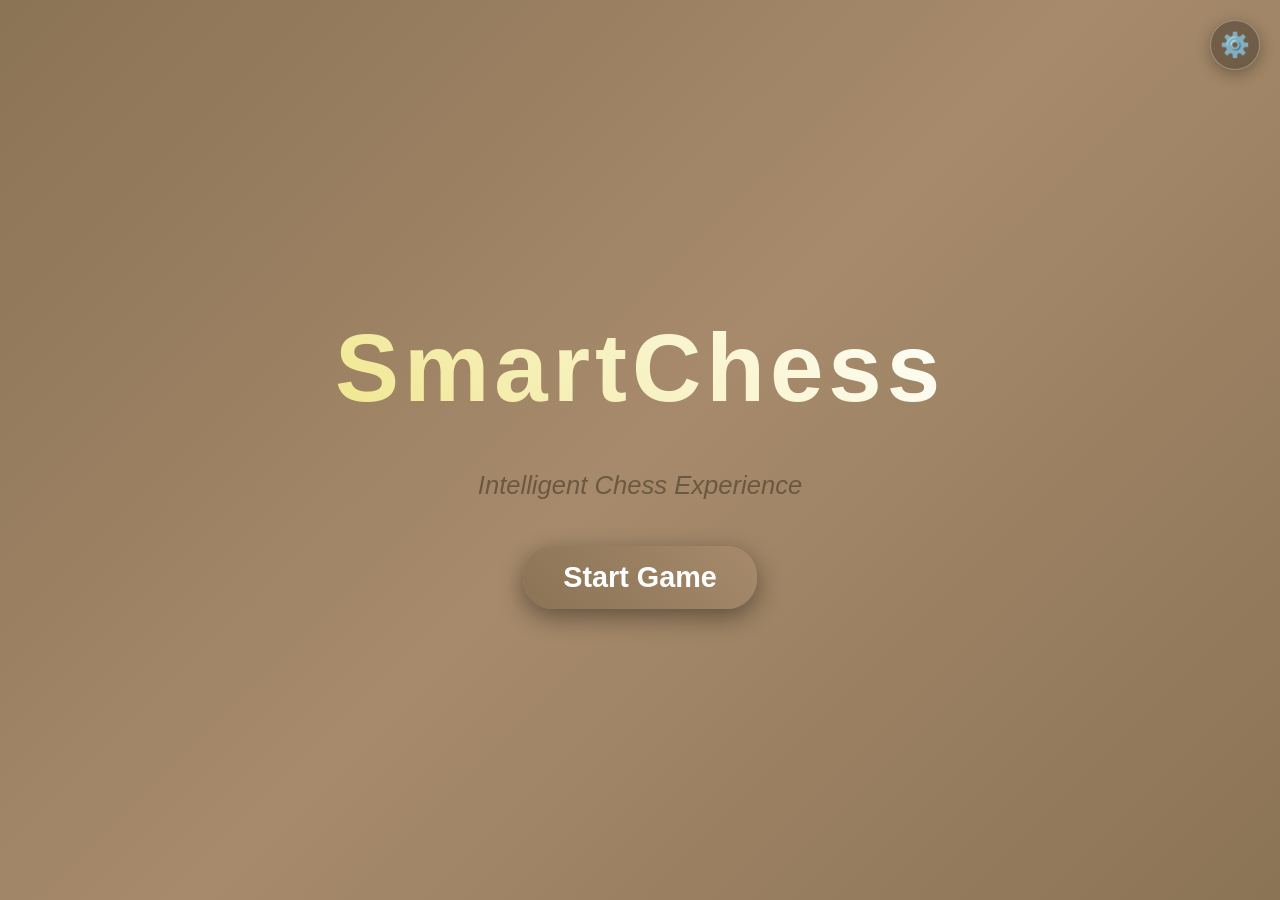
<file: pages/index.html>
<!DOCTYPE html>
<html lang="en">
<head>
    <meta charset="UTF-8">
    <meta name="viewport" content="width=device-width, initial-scale=1.0">
    <title>SmartChess</title>
    <link rel="stylesheet" href="../css/base.css">
    <link rel="stylesheet" href="../css/layout.css">
    <link rel="stylesheet" href="../css/components.css">
    <link rel="stylesheet" href="../css/modals.css">
    
    <link rel="stylesheet" href="../css/themes.css">
    <link rel="stylesheet" href="../css/animations.css">
</head>
<body>
    <div class="start-panel" id="startPanel">
        <div class="start-panel-content">
            <h1 class="game-title">SmartChess</h1>
            <p class="tagline">Intelligent Chess Experience</p>
            <button class="start-game-btn" onclick="openDifficultySelection()">Start Game</button>
        </div>
        <button class="settings-btn-top-right" onclick="toggleSettings()">⚙️</button>
    </div>

    <!-- Difficulty Selection Modal -->
    <div id="difficultySelectionModal" class="modal">
        <div class="modal-content">
            <span class="close-button" onclick="closeDifficultySelection()" style="cursor: pointer; font-size: 24px; position: absolute; top: 10px; right: 15px;">×</span>
            <h2>Choose Difficulty</h2>
            <div class="settings-section">
                <div class="difficulty-buttons">
                    <button class="difficulty-btn active" data-level="easy" onclick="selectDifficulty('easy')">Easy</button>
                    <button class="difficulty-btn" data-level="hard" onclick="selectDifficulty('hard')">Hard</button>
                    <button class="difficulty-btn" data-level="difficult" onclick="selectDifficulty('difficult')">Difficult</button>
                </div>
            </div>
            <div class="modal-buttons">
                <button class="reset-btn" onclick="playSelectedDifficulty()">Play</button>
            </div>
        </div>
    </div>

    <!-- Settings Modal -->
    <div id="settingsModal" class="modal">
        <div class="modal-content">
            <span class="close-button" onclick="closeSettings()" style="cursor: pointer; font-size: 24px; position: absolute; top: 10px; right: 15px;">×</span>
            <h2>⚙️ Game Settings</h2>
            
            <div class="settings-section">
                <h3>Audio Settings</h3>
                <label class="toggle-switch">
                    <input type="checkbox" id="musicToggle" onchange="toggleMusic()">
                    <span class="slider"></span>
                    <span class="toggle-label">Background Music</span>
                </label>
            </div>
            <div class="settings-section">
                <h3>Display Settings</h3>
                <label class="toggle-switch">
                    <input type="checkbox" id="darkModeToggle" onchange="toggleDarkMode()">
                    <span class="slider"></span>
                    <span class="toggle-label">Dark Mode</span>
                </label>
            </div>
            <div class="settings-section">
                <h3>Help</h3>
                <button class="settings-link" onclick="location.href='how_to_play.html'">How to Play</button>
                <button class="settings-link" onclick="location.href='chess_tricks.html'">Chess Tricks</button>
            </div>
            <div class="modal-buttons">
                <button class="close-btn" onclick="closeSettings()">Close</button>
            </div>
        </div>
    </div>

    <!-- Background Music Audio Element for index.html -->
    <audio id="backgroundMusic" loop preload="auto">
        <source src="../BackgroundMusic.mp3" type="audio/mp3">
    </audio>

    <script type="module" src="../js/main.js"></script>
</body>
</html>
</file>
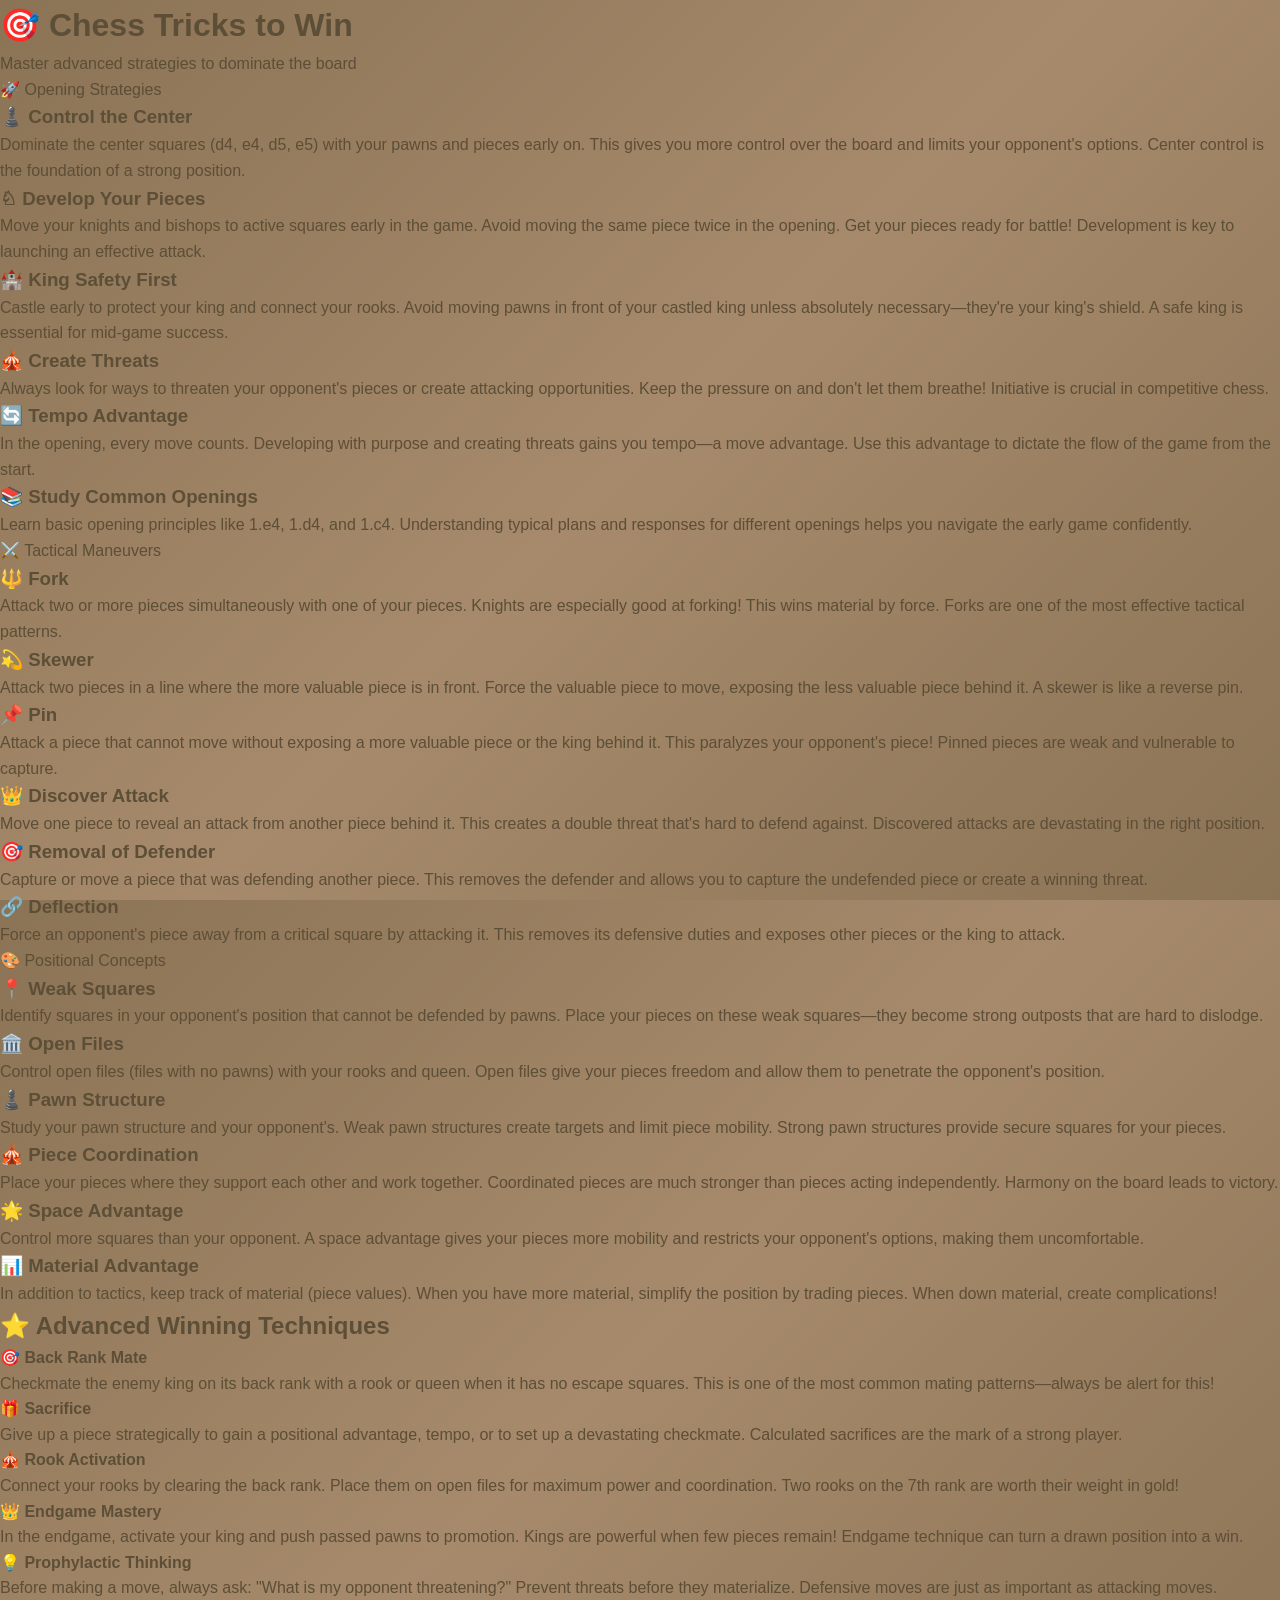
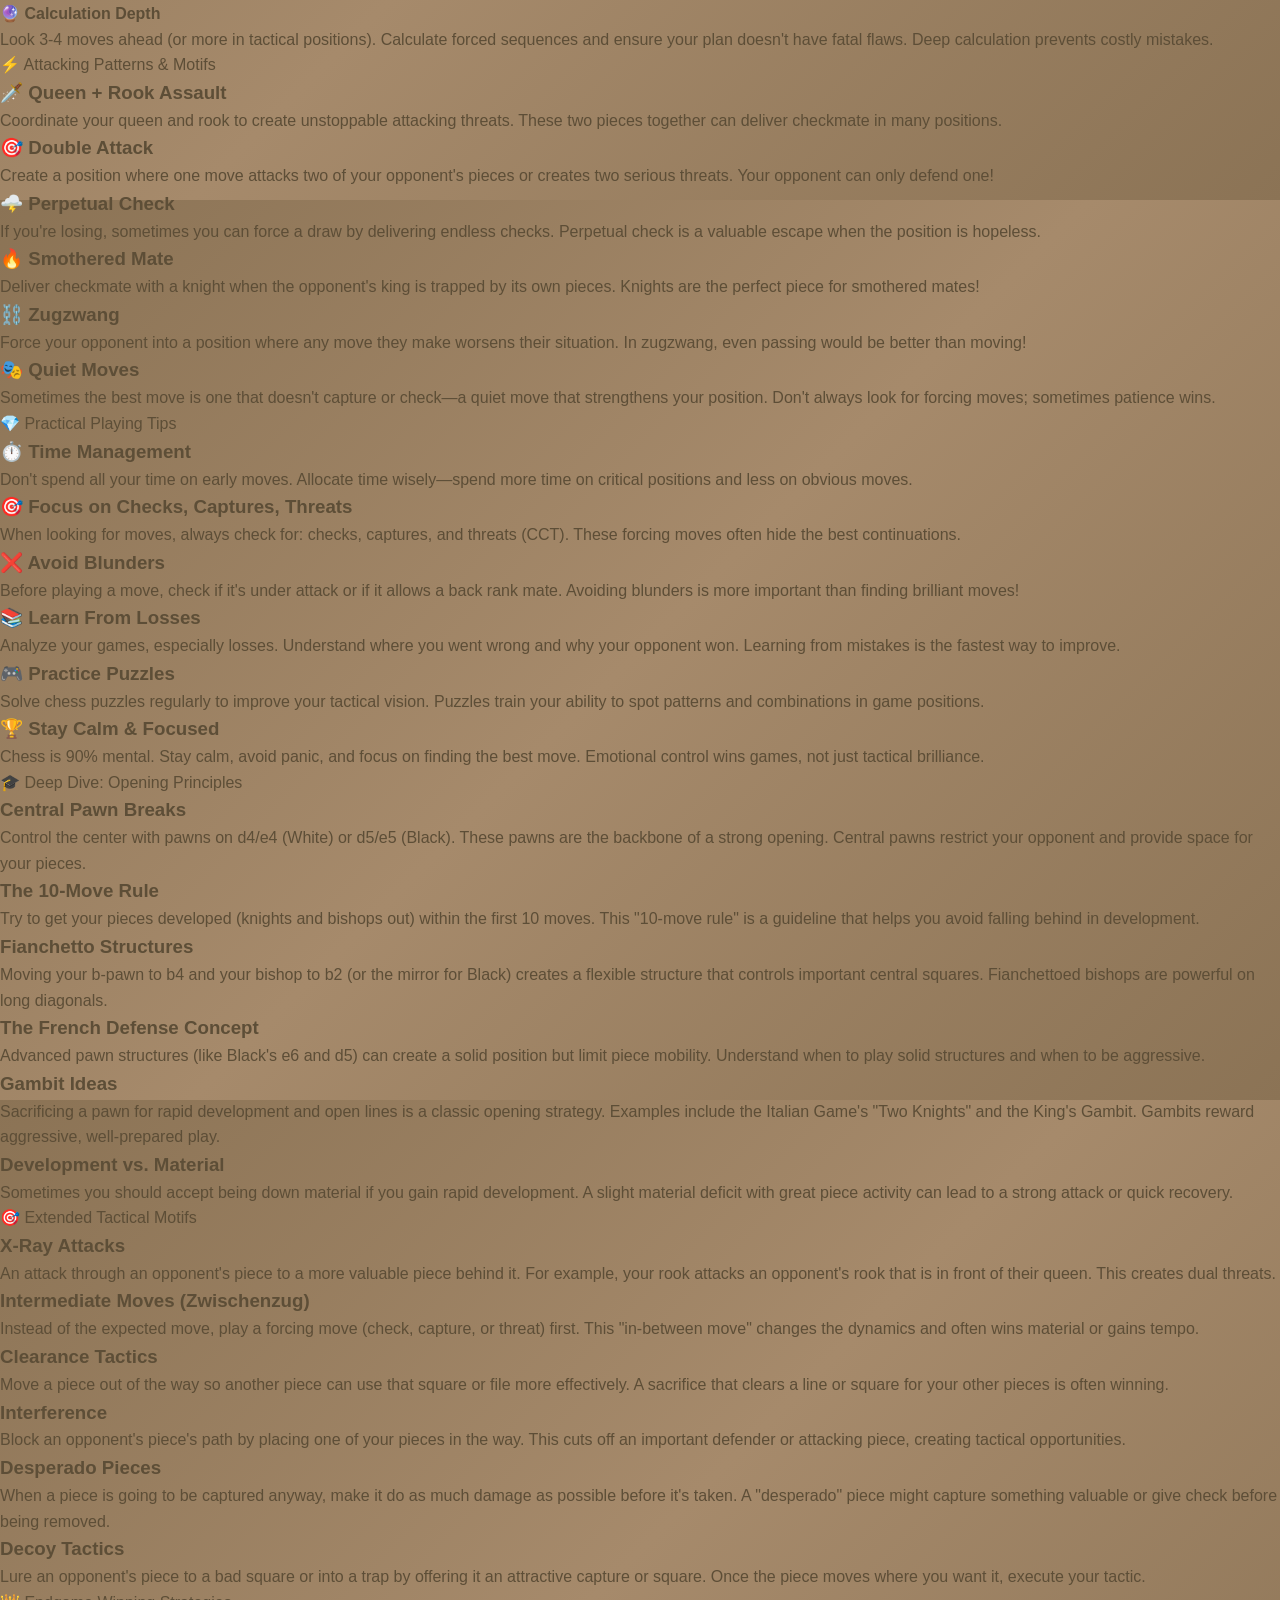
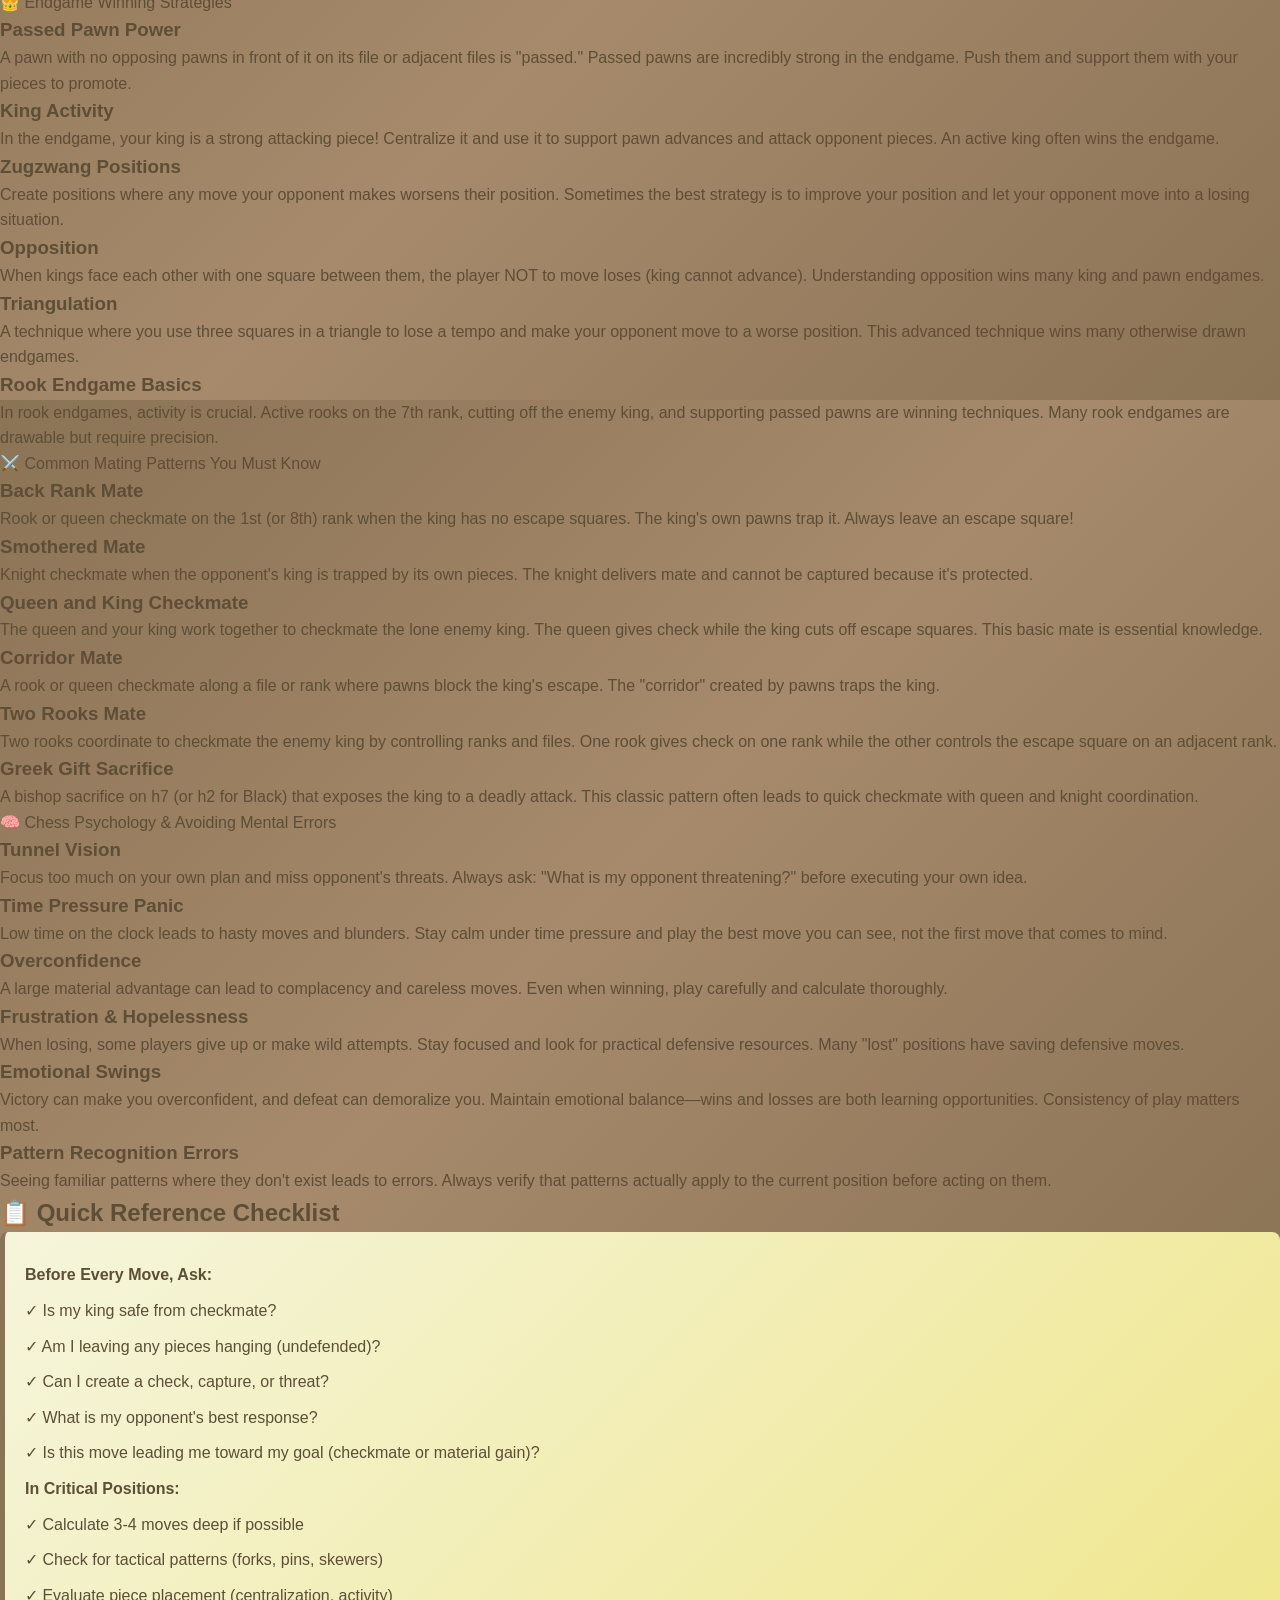
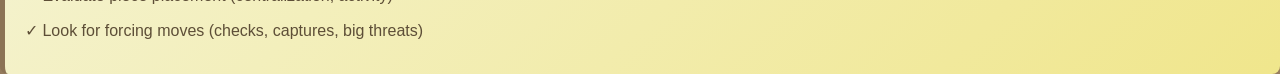
<file: pages/chess_tricks.html>
<!DOCTYPE html>
<html lang="en">
<head>
    <meta charset="UTF-8">
    <meta name="viewport" content="width=device-width, initial-scale=1.0">
    <title>Chess Tricks - SmartChess</title>
    <link rel="stylesheet" href="../css/base.css">
    <link rel="stylesheet" href="../css/layout.css">
    <link rel="stylesheet" href="../css/components.css">
    <link rel="stylesheet" href="../css/modals.css">
    <link rel="stylesheet" href="../css/themes.css">
    <link rel="stylesheet" href="../css/animations.css">
</head>
<body class="content-page">
    <div class="chess-tricks-container content-container">
        <h1>🎯 Chess Tricks to Win</h1>
        <p class="header-description">Master advanced strategies to dominate the board</p>

        <!-- Opening Strategies -->
        <div class="strategy-section">
            <div class="section-header">
                <span class="section-icon">🚀</span>
                Opening Strategies
            </div>
            <div class="tricks-grid">
                <div class="trick-card">
                    <h3>♟️ Control the Center</h3>
                    <p>Dominate the center squares (d4, e4, d5, e5) with your pawns and pieces early on. This gives you more control over the board and limits your opponent's options. Center control is the foundation of a strong position.</p>
                </div>
                <div class="trick-card">
                    <h3>♘ Develop Your Pieces</h3>
                    <p>Move your knights and bishops to active squares early in the game. Avoid moving the same piece twice in the opening. Get your pieces ready for battle! Development is key to launching an effective attack.</p>
                </div>
                <div class="trick-card">
                    <h3>🏰 King Safety First</h3>
                    <p>Castle early to protect your king and connect your rooks. Avoid moving pawns in front of your castled king unless absolutely necessary—they're your king's shield. A safe king is essential for mid-game success.</p>
                </div>
                <div class="trick-card">
                    <h3>🎪 Create Threats</h3>
                    <p>Always look for ways to threaten your opponent's pieces or create attacking opportunities. Keep the pressure on and don't let them breathe! Initiative is crucial in competitive chess.</p>
                </div>
                <div class="trick-card">
                    <h3>🔄 Tempo Advantage</h3>
                    <p>In the opening, every move counts. Developing with purpose and creating threats gains you tempo—a move advantage. Use this advantage to dictate the flow of the game from the start.</p>
                </div>
                <div class="trick-card">
                    <h3>📚 Study Common Openings</h3>
                    <p>Learn basic opening principles like 1.e4, 1.d4, and 1.c4. Understanding typical plans and responses for different openings helps you navigate the early game confidently.</p>
                </div>
            </div>
        </div>

        <!-- Middle Game Tactics -->
        <div class="strategy-section">
            <div class="section-header">
                <span class="section-icon">⚔️</span>
                Tactical Maneuvers
            </div>
            <div class="tricks-grid">
                <div class="trick-card">
                    <h3>🔱 Fork</h3>
                    <p>Attack two or more pieces simultaneously with one of your pieces. Knights are especially good at forking! This wins material by force. Forks are one of the most effective tactical patterns.</p>
                </div>
                <div class="trick-card">
                    <h3>💫 Skewer</h3>
                    <p>Attack two pieces in a line where the more valuable piece is in front. Force the valuable piece to move, exposing the less valuable piece behind it. A skewer is like a reverse pin.</p>
                </div>
                <div class="trick-card">
                    <h3>📌 Pin</h3>
                    <p>Attack a piece that cannot move without exposing a more valuable piece or the king behind it. This paralyzes your opponent's piece! Pinned pieces are weak and vulnerable to capture.</p>
                </div>
                <div class="trick-card">
                    <h3>👑 Discover Attack</h3>
                    <p>Move one piece to reveal an attack from another piece behind it. This creates a double threat that's hard to defend against. Discovered attacks are devastating in the right position.</p>
                </div>
                <div class="trick-card">
                    <h3>🎯 Removal of Defender</h3>
                    <p>Capture or move a piece that was defending another piece. This removes the defender and allows you to capture the undefended piece or create a winning threat.</p>
                </div>
                <div class="trick-card">
                    <h3>🔗 Deflection</h3>
                    <p>Force an opponent's piece away from a critical square by attacking it. This removes its defensive duties and exposes other pieces or the king to attack.</p>
                </div>
            </div>
        </div>

        <!-- Position Improvement -->
        <div class="strategy-section">
            <div class="section-header">
                <span class="section-icon">🎨</span>
                Positional Concepts
            </div>
            <div class="tricks-grid">
                <div class="trick-card">
                    <h3>📍 Weak Squares</h3>
                    <p>Identify squares in your opponent's position that cannot be defended by pawns. Place your pieces on these weak squares—they become strong outposts that are hard to dislodge.</p>
                </div>
                <div class="trick-card">
                    <h3>🏛️ Open Files</h3>
                    <p>Control open files (files with no pawns) with your rooks and queen. Open files give your pieces freedom and allow them to penetrate the opponent's position.</p>
                </div>
                <div class="trick-card">
                    <h3>♟️ Pawn Structure</h3>
                    <p>Study your pawn structure and your opponent's. Weak pawn structures create targets and limit piece mobility. Strong pawn structures provide secure squares for your pieces.</p>
                </div>
                <div class="trick-card">
                    <h3>🎪 Piece Coordination</h3>
                    <p>Place your pieces where they support each other and work together. Coordinated pieces are much stronger than pieces acting independently. Harmony on the board leads to victory.</p>
                </div>
                <div class="trick-card">
                    <h3>🌟 Space Advantage</h3>
                    <p>Control more squares than your opponent. A space advantage gives your pieces more mobility and restricts your opponent's options, making them uncomfortable.</p>
                </div>
                <div class="trick-card">
                    <h3>📊 Material Advantage</h3>
                    <p>In addition to tactics, keep track of material (piece values). When you have more material, simplify the position by trading pieces. When down material, create complications!</p>
                </div>
            </div>
        </div>

        <!-- Advanced Techniques -->
        <div class="advanced-tricks">
            <h2>⭐ Advanced Winning Techniques</h2>
            <div class="advanced-tricks-list">
                <div class="advanced-item">
                    <strong>🎯 Back Rank Mate</strong>
                    <p>Checkmate the enemy king on its back rank with a rook or queen when it has no escape squares. This is one of the most common mating patterns—always be alert for this!</p>
                </div>
                <div class="advanced-item">
                    <strong>🎁 Sacrifice</strong>
                    <p>Give up a piece strategically to gain a positional advantage, tempo, or to set up a devastating checkmate. Calculated sacrifices are the mark of a strong player.</p>
                </div>
                <div class="advanced-item">
                    <strong>🎪 Rook Activation</strong>
                    <p>Connect your rooks by clearing the back rank. Place them on open files for maximum power and coordination. Two rooks on the 7th rank are worth their weight in gold!</p>
                </div>
                <div class="advanced-item">
                    <strong>👑 Endgame Mastery</strong>
                    <p>In the endgame, activate your king and push passed pawns to promotion. Kings are powerful when few pieces remain! Endgame technique can turn a drawn position into a win.</p>
                </div>
                <div class="advanced-item">
                    <strong>💡 Prophylactic Thinking</strong>
                    <p>Before making a move, always ask: "What is my opponent threatening?" Prevent threats before they materialize. Defensive moves are just as important as attacking moves.</p>
                </div>
                <div class="advanced-item">
                    <strong>🔮 Calculation Depth</strong>
                    <p>Look 3-4 moves ahead (or more in tactical positions). Calculate forced sequences and ensure your plan doesn't have fatal flaws. Deep calculation prevents costly mistakes.</p>
                </div>
            </div>
        </div>

        <!-- Attacking Patterns -->
        <div class="strategy-section">
            <div class="section-header">
                <span class="section-icon">⚡</span>
                Attacking Patterns & Motifs
            </div>
            <div class="tricks-grid">
                <div class="trick-card">
                    <h3>🗡️ Queen + Rook Assault</h3>
                    <p>Coordinate your queen and rook to create unstoppable attacking threats. These two pieces together can deliver checkmate in many positions.</p>
                </div>
                <div class="trick-card">
                    <h3>🎯 Double Attack</h3>
                    <p>Create a position where one move attacks two of your opponent's pieces or creates two serious threats. Your opponent can only defend one!</p>
                </div>
                <div class="trick-card">
                    <h3>🌩️ Perpetual Check</h3>
                    <p>If you're losing, sometimes you can force a draw by delivering endless checks. Perpetual check is a valuable escape when the position is hopeless.</p>
                </div>
                <div class="trick-card">
                    <h3>🔥 Smothered Mate</h3>
                    <p>Deliver checkmate with a knight when the opponent's king is trapped by its own pieces. Knights are the perfect piece for smothered mates!</p>
                </div>
                <div class="trick-card">
                    <h3>⛓️ Zugzwang</h3>
                    <p>Force your opponent into a position where any move they make worsens their situation. In zugzwang, even passing would be better than moving!</p>
                </div>
                <div class="trick-card">
                    <h3>🎭 Quiet Moves</h3>
                    <p>Sometimes the best move is one that doesn't capture or check—a quiet move that strengthens your position. Don't always look for forcing moves; sometimes patience wins.</p>
                </div>
            </div>
        </div>

        <!-- Practical Tips -->
        <div class="strategy-section">
            <div class="section-header">
                <span class="section-icon">💎</span>
                Practical Playing Tips
            </div>
            <div class="tricks-grid">
                <div class="trick-card">
                    <h3>⏱️ Time Management</h3>
                    <p>Don't spend all your time on early moves. Allocate time wisely—spend more time on critical positions and less on obvious moves.</p>
                </div>
                <div class="trick-card">
                    <h3>🎯 Focus on Checks, Captures, Threats</h3>
                    <p>When looking for moves, always check for: checks, captures, and threats (CCT). These forcing moves often hide the best continuations.</p>
                </div>
                <div class="trick-card">
                    <h3>❌ Avoid Blunders</h3>
                    <p>Before playing a move, check if it's under attack or if it allows a back rank mate. Avoiding blunders is more important than finding brilliant moves!</p>
                </div>
                <div class="trick-card">
                    <h3>📚 Learn From Losses</h3>
                    <p>Analyze your games, especially losses. Understand where you went wrong and why your opponent won. Learning from mistakes is the fastest way to improve.</p>
                </div>
                <div class="trick-card">
                    <h3>🎮 Practice Puzzles</h3>
                    <p>Solve chess puzzles regularly to improve your tactical vision. Puzzles train your ability to spot patterns and combinations in game positions.</p>
                </div>
                <div class="trick-card">
                    <h3>🏆 Stay Calm & Focused</h3>
                    <p>Chess is 90% mental. Stay calm, avoid panic, and focus on finding the best move. Emotional control wins games, not just tactical brilliance.</p>
                </div>
            </div>
        </div>

        <!-- Opening Principles Deep Dive -->
        <div class="strategy-section">
            <div class="section-header">
                <span class="section-icon">🎓</span>
                Deep Dive: Opening Principles
            </div>
            <div class="tricks-grid">
                <div class="trick-card">
                    <h3>Central Pawn Breaks</h3>
                    <p>Control the center with pawns on d4/e4 (White) or d5/e5 (Black). These pawns are the backbone of a strong opening. Central pawns restrict your opponent and provide space for your pieces.</p>
                </div>
                <div class="trick-card">
                    <h3>The 10-Move Rule</h3>
                    <p>Try to get your pieces developed (knights and bishops out) within the first 10 moves. This "10-move rule" is a guideline that helps you avoid falling behind in development.</p>
                </div>
                <div class="trick-card">
                    <h3>Fianchetto Structures</h3>
                    <p>Moving your b-pawn to b4 and your bishop to b2 (or the mirror for Black) creates a flexible structure that controls important central squares. Fianchettoed bishops are powerful on long diagonals.</p>
                </div>
                <div class="trick-card">
                    <h3>The French Defense Concept</h3>
                    <p>Advanced pawn structures (like Black's e6 and d5) can create a solid position but limit piece mobility. Understand when to play solid structures and when to be aggressive.</p>
                </div>
                <div class="trick-card">
                    <h3>Gambit Ideas</h3>
                    <p>Sacrificing a pawn for rapid development and open lines is a classic opening strategy. Examples include the Italian Game's "Two Knights" and the King's Gambit. Gambits reward aggressive, well-prepared play.</p>
                </div>
                <div class="trick-card">
                    <h3>Development vs. Material</h3>
                    <p>Sometimes you should accept being down material if you gain rapid development. A slight material deficit with great piece activity can lead to a strong attack or quick recovery.</p>
                </div>
            </div>
        </div>

        <!-- Tactical Motifs Extended -->
        <div class="strategy-section">
            <div class="section-header">
                <span class="section-icon">🎯</span>
                Extended Tactical Motifs
            </div>
            <div class="tricks-grid">
                <div class="trick-card">
                    <h3>X-Ray Attacks</h3>
                    <p>An attack through an opponent's piece to a more valuable piece behind it. For example, your rook attacks an opponent's rook that is in front of their queen. This creates dual threats.</p>
                </div>
                <div class="trick-card">
                    <h3>Intermediate Moves (Zwischenzug)</h3>
                    <p>Instead of the expected move, play a forcing move (check, capture, or threat) first. This "in-between move" changes the dynamics and often wins material or gains tempo.</p>
                </div>
                <div class="trick-card">
                    <h3>Clearance Tactics</h3>
                    <p>Move a piece out of the way so another piece can use that square or file more effectively. A sacrifice that clears a line or square for your other pieces is often winning.</p>
                </div>
                <div class="trick-card">
                    <h3>Interference</h3>
                    <p>Block an opponent's piece's path by placing one of your pieces in the way. This cuts off an important defender or attacking piece, creating tactical opportunities.</p>
                </div>
                <div class="trick-card">
                    <h3>Desperado Pieces</h3>
                    <p>When a piece is going to be captured anyway, make it do as much damage as possible before it's taken. A "desperado" piece might capture something valuable or give check before being removed.</p>
                </div>
                <div class="trick-card">
                    <h3>Decoy Tactics</h3>
                    <p>Lure an opponent's piece to a bad square or into a trap by offering it an attractive capture or square. Once the piece moves where you want it, execute your tactic.</p>
                </div>
            </div>
        </div>

        <!-- Endgame Strategies -->
        <div class="strategy-section">
            <div class="section-header">
                <span class="section-icon">👑</span>
                Endgame Winning Strategies
            </div>
            <div class="tricks-grid">
                <div class="trick-card">
                    <h3>Passed Pawn Power</h3>
                    <p>A pawn with no opposing pawns in front of it on its file or adjacent files is "passed." Passed pawns are incredibly strong in the endgame. Push them and support them with your pieces to promote.</p>
                </div>
                <div class="trick-card">
                    <h3>King Activity</h3>
                    <p>In the endgame, your king is a strong attacking piece! Centralize it and use it to support pawn advances and attack opponent pieces. An active king often wins the endgame.</p>
                </div>
                <div class="trick-card">
                    <h3>Zugzwang Positions</h3>
                    <p>Create positions where any move your opponent makes worsens their position. Sometimes the best strategy is to improve your position and let your opponent move into a losing situation.</p>
                </div>
                <div class="trick-card">
                    <h3>Opposition</h3>
                    <p>When kings face each other with one square between them, the player NOT to move loses (king cannot advance). Understanding opposition wins many king and pawn endgames.</p>
                </div>
                <div class="trick-card">
                    <h3>Triangulation</h3>
                    <p>A technique where you use three squares in a triangle to lose a tempo and make your opponent move to a worse position. This advanced technique wins many otherwise drawn endgames.</p>
                </div>
                <div class="trick-card">
                    <h3>Rook Endgame Basics</h3>
                    <p>In rook endgames, activity is crucial. Active rooks on the 7th rank, cutting off the enemy king, and supporting passed pawns are winning techniques. Many rook endgames are drawable but require precision.</p>
                </div>
            </div>
        </div>

        <!-- Common Mating Patterns -->
        <div class="strategy-section">
            <div class="section-header">
                <span class="section-icon">⚔️</span>
                Common Mating Patterns You Must Know
            </div>
            <div class="tricks-grid">
                <div class="trick-card">
                    <h3>Back Rank Mate</h3>
                    <p>Rook or queen checkmate on the 1st (or 8th) rank when the king has no escape squares. The king's own pawns trap it. Always leave an escape square!</p>
                </div>
                <div class="trick-card">
                    <h3>Smothered Mate</h3>
                    <p>Knight checkmate when the opponent's king is trapped by its own pieces. The knight delivers mate and cannot be captured because it's protected.</p>
                </div>
                <div class="trick-card">
                    <h3>Queen and King Checkmate</h3>
                    <p>The queen and your king work together to checkmate the lone enemy king. The queen gives check while the king cuts off escape squares. This basic mate is essential knowledge.</p>
                </div>
                <div class="trick-card">
                    <h3>Corridor Mate</h3>
                    <p>A rook or queen checkmate along a file or rank where pawns block the king's escape. The "corridor" created by pawns traps the king.</p>
                </div>
                <div class="trick-card">
                    <h3>Two Rooks Mate</h3>
                    <p>Two rooks coordinate to checkmate the enemy king by controlling ranks and files. One rook gives check on one rank while the other controls the escape square on an adjacent rank.</p>
                </div>
                <div class="trick-card">
                    <h3>Greek Gift Sacrifice</h3>
                    <p>A bishop sacrifice on h7 (or h2 for Black) that exposes the king to a deadly attack. This classic pattern often leads to quick checkmate with queen and knight coordination.</p>
                </div>
            </div>
        </div>

        <!-- Chess Psychology & Mistakes -->
        <div class="strategy-section">
            <div class="section-header">
                <span class="section-icon">🧠</span>
                Chess Psychology & Avoiding Mental Errors
            </div>
            <div class="tricks-grid">
                <div class="trick-card">
                    <h3>Tunnel Vision</h3>
                    <p>Focus too much on your own plan and miss opponent's threats. Always ask: "What is my opponent threatening?" before executing your own idea.</p>
                </div>
                <div class="trick-card">
                    <h3>Time Pressure Panic</h3>
                    <p>Low time on the clock leads to hasty moves and blunders. Stay calm under time pressure and play the best move you can see, not the first move that comes to mind.</p>
                </div>
                <div class="trick-card">
                    <h3>Overconfidence</h3>
                    <p>A large material advantage can lead to complacency and careless moves. Even when winning, play carefully and calculate thoroughly.</p>
                </div>
                <div class="trick-card">
                    <h3>Frustration & Hopelessness</h3>
                    <p>When losing, some players give up or make wild attempts. Stay focused and look for practical defensive resources. Many "lost" positions have saving defensive moves.</p>
                </div>
                <div class="trick-card">
                    <h3>Emotional Swings</h3>
                    <p>Victory can make you overconfident, and defeat can demoralize you. Maintain emotional balance—wins and losses are both learning opportunities. Consistency of play matters most.</p>
                </div>
                <div class="trick-card">
                    <h3>Pattern Recognition Errors</h3>
                    <p>Seeing familiar patterns where they don't exist leads to errors. Always verify that patterns actually apply to the current position before acting on them.</p>
                </div>
            </div>
        </div>

        <!-- Quick Reference -->
        <div class="advanced-tricks">
            <h2>📋 Quick Reference Checklist</h2>
            <div style="padding: 20px; background: var(--bg-medium); border-radius: 8px; border-left: 5px solid var(--h3-color);">
                <p style="margin: 10px 0;"><strong>Before Every Move, Ask:</strong></p>
                <p style="margin: 10px 0;">✓ Is my king safe from checkmate?</p>
                <p style="margin: 10px 0;">✓ Am I leaving any pieces hanging (undefended)?</p>
                <p style="margin: 10px 0;">✓ Can I create a check, capture, or threat?</p>
                <p style="margin: 10px 0;">✓ What is my opponent's best response?</p>
                <p style="margin: 10px 0;">✓ Is this move leading me toward my goal (checkmate or material gain)?</p>
                <p style="margin: 10px 0;"><strong>In Critical Positions:</strong></p>
                <p style="margin: 10px 0;">✓ Calculate 3-4 moves deep if possible</p>
                <p style="margin: 10px 0;">✓ Check for tactical patterns (forks, pins, skewers)</p>
                <p style="margin: 10px 0;">✓ Evaluate piece placement (centralization, activity)</p>
                <p style="margin: 10px 0;">✓ Look for forcing moves (checks, captures, big threats)</p>
            </div>
        </div>
    </div>

    <!-- Background Music Audio Element -->
    <audio id="backgroundMusic" loop preload="auto">
        <source src="../BackgroundMusic.mp3" type="audio/mp3">
    </audio>
    <script type="module" src="../js/main.js"></script>
</body>
</html>
</file>
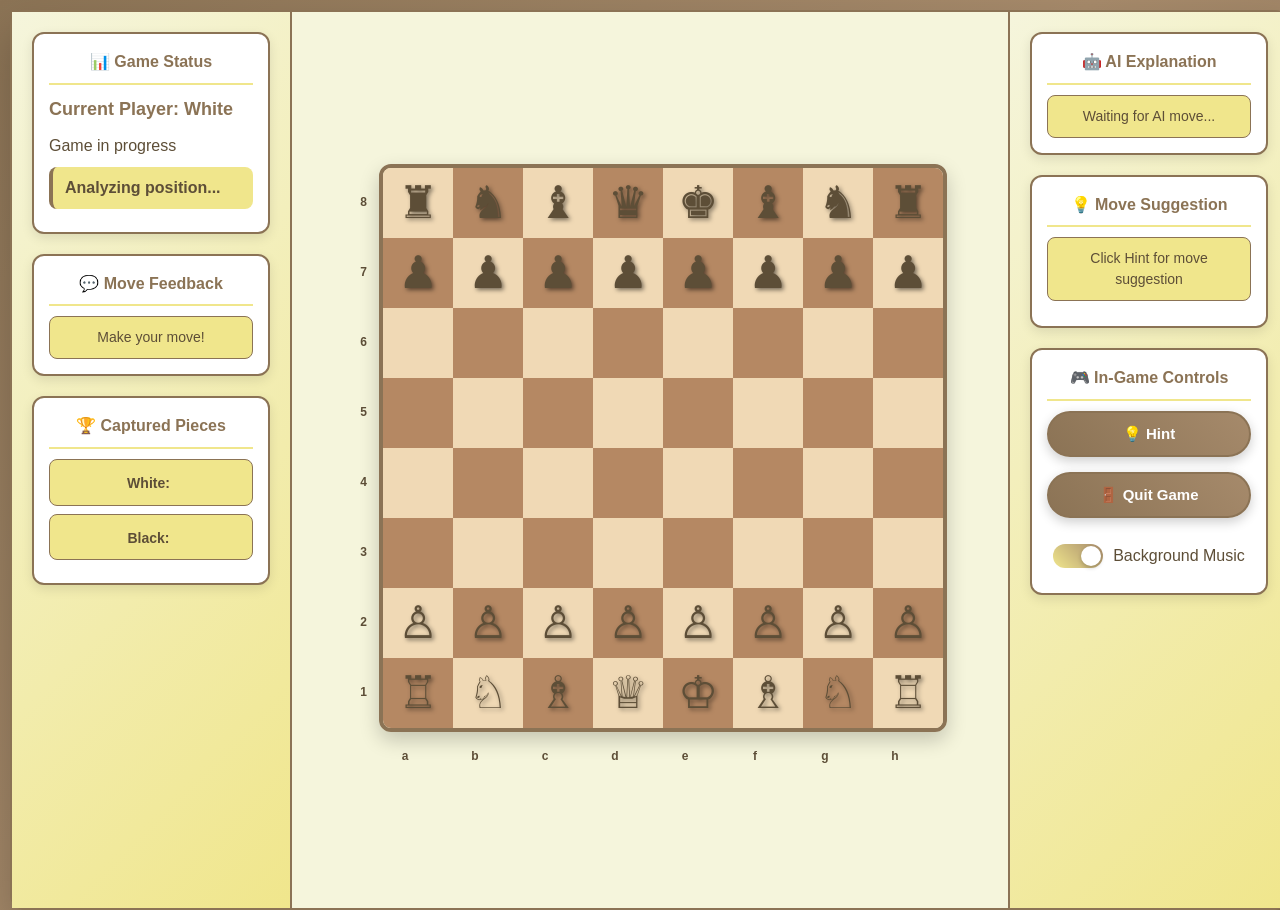
<file: pages/game.html>
<!DOCTYPE html>
<html lang="en">
<head>
    <meta charset="UTF-8">
    <meta name="viewport" content="width=device-width, initial-scale=1.0">
    <title>SmartChess Game</title>
    <link rel="stylesheet" href="../css/base.css">
    <link rel="stylesheet" href="../css/layout.css">
    <link rel="stylesheet" href="../css/components.css">
    <link rel="stylesheet" href="../css/modals.css">
    <link rel="stylesheet" href="../css/themes.css">
    <link rel="stylesheet" href="../css/animations.css">
</head>
<body>
    <div id="gameWrapper">
        <div class="game-container">
        <!-- Left Side Panel -->
        <div class="left-panel">
            <!-- In-game controls moved to right panel -->
            
            <div class="panel-section">
                <h3>📊 Game Status</h3>
                <div class="current-player" id="currentPlayer">Current Player: White</div>
                <div class="game-status" id="gameStatus">Game in progress</div>
                <div class="outcome-prediction" id="outcomePrediction">Analyzing position...</div>
                <div class="prediction-confidence" id="predictionConfidence"></div>
            </div>
            
            <div class="panel-section">
                <h3>💬 Move Feedback</h3>
                <div class="feedback-content" id="feedbackContent">Make your move!</div>
            </div>
            
            <div class="panel-section">
                <h3>🏆 Captured Pieces</h3>
                <div class="captured-pieces">
                    <div>White: <span class="captured-white" id="capturedWhite"></span></div>
                    <div>Black: <span class="captured-black" id="capturedBlack"></span></div>
                </div>
            </div>
        </div>
        
        <!-- Center Board Area -->
        <div class="center-area">
            <div class="board-wrapper">
                <div class="rank-numbers">
                    <div>8</div><div>7</div><div>6</div><div>5</div>
                    <div>4</div><div>3</div><div>2</div><div>1</div>
                </div>
                <div class="chess-board" id="chessBoard"></div>
            </div>
            <div class="coordinates">
                <div>a</div><div>b</div><div>c</div><div>d</div>
                <div>e</div><div>f</div><div>g</div><div>h</div>
            </div>
        </div>
        
        <!-- Right Side Panel -->
        <div class="right-panel">
            <div class="panel-section">
                <h3>🤖 AI Explanation</h3>
                <div class="explanation-content" id="explanationContent">Waiting for AI move...</div>
            </div>
            
            <div class="panel-section">
                <h3>💡 Move Suggestion</h3>
                <div class="suggestion-content" id="suggestionContent">Click Hint for move suggestion</div>
                <button class="apply-suggestion-btn" onclick="applySuggestion()" style="display: none;">Apply Move</button>
            </div>
            
            <!-- In-Game Controls moved from left panel -->
            <div class="panel-section">
                <h3>🎮 In-Game Controls</h3>
                <div class="in-game-controls">
                    <button class="suggest-btn" onclick="showMoveSuggestion()">💡 Hint</button>
                    <button class="quit-btn" onclick="quitGame()">🚪 Quit Game</button>
                    <label class="toggle-switch">
                        <input type="checkbox" id="inGameMusicToggle" onchange="toggleMusic()">
                        <span class="slider"></span>
                        <span class="toggle-label">Background Music</span>
                    </label>
                </div>
            </div>
            
            <!-- Removed separate Background Music panel -->
        </div>
        
        <!-- NEW: Quit Confirmation Modal -->
        <div id="quitConfirmationModal" class="modal">
            <div class="modal-content">
                <h2>Quit Game</h2>
                <p>Are you sure you want to quit the current game?</p>
                <div class="modal-buttons">
                    <button class="quit-confirm-btn" onclick="confirmQuitGame()">Yes, Quit</button>
                    <button class="close-btn" onclick="cancelQuitGame()">No, Cancel</button>
                </div>
            </div>
        </div>

        <!-- Castling Confirmation Modal -->
        <div id="castlingConfirmationModal" class="modal">
            <div class="modal-content">
                <h2>Confirm Castling</h2>
                <p id="castlingMessage">You are about to castle. Confirm to complete the rook move.</p>
                <div class="modal-buttons">
                    <button class="confirm-btn" id="confirmCastlingBtn">Confirm</button>
                    <button class="close-btn" id="cancelCastlingBtn">Cancel</button>
                </div>
            </div>
        </div>

        <!-- Settings Modal -->
        <!-- Removed from game.html, now in index.html -->
    </div>

    <!-- Game Statistics Modal (OUTSIDE gameWrapper for proper z-index/stacking) -->
    <div id="gameStatisticsModal" class="modal">
        <div class="modal-content">
            <h2>Game Over!</h2>
            <div id="gameOutcome" class="game-outcome"></div>
            <div class="stats-section">
                <h3>Final Statistics</h3>
                <p>Moves: <span id="finalMoves"></span></p>
                <p>You Captured: <span id="finalUserCaptured"></span></p>
                <p>AI Captured: <span id="finalAICaptured"></span></p>
                <p>Blunders: <span id="finalBlunders"></span></p>
                <p>CPL: <span id="finalCPL"></span></p>
                <p>ELO: <span id="finalELO"></span></p>
            </div>
            <!-- Update these lines in game.html -->
<div class="modal-buttons">
    <button class="reset-btn" onclick="window.startNewGameFromStats(); closeGameStatistics();">Play Again</button>
    <button class="close-btn" onclick="closeGameStatistics(); setTimeout(() => { window.location.href = 'index.html'; }, 300);">Go to Home</button>
</div>
        </div>
    </div>
    
    <!-- Audio Elements -->
    <audio id="backgroundMusic" loop preload="auto">
        <source src="../BackgroundMusic.mp3" type="audio/mp3">
    </audio>

    <!-- Move Sound Effect -->
    <audio id="moveSound" preload="auto">
        <source src="[data-uri]"></source>
    </audio>

    <!-- Capture Sound Effect -->
    <audio id="captureSound" preload="auto">
        <source src="[data-uri]"></source>
    </audio>

    <!-- Check Sound Effect -->
    <audio id="checkSound" preload="auto">
        <source src="[data-uri]"></source>
    </audio>

    <!-- Victory Sound Effect -->
    <audio id="victorySound" preload="auto">
        <source src="[data-uri]"></source>
    </audio>

    <script type="module" src="../js/main.js"></script>
</body>
</html>
</file>
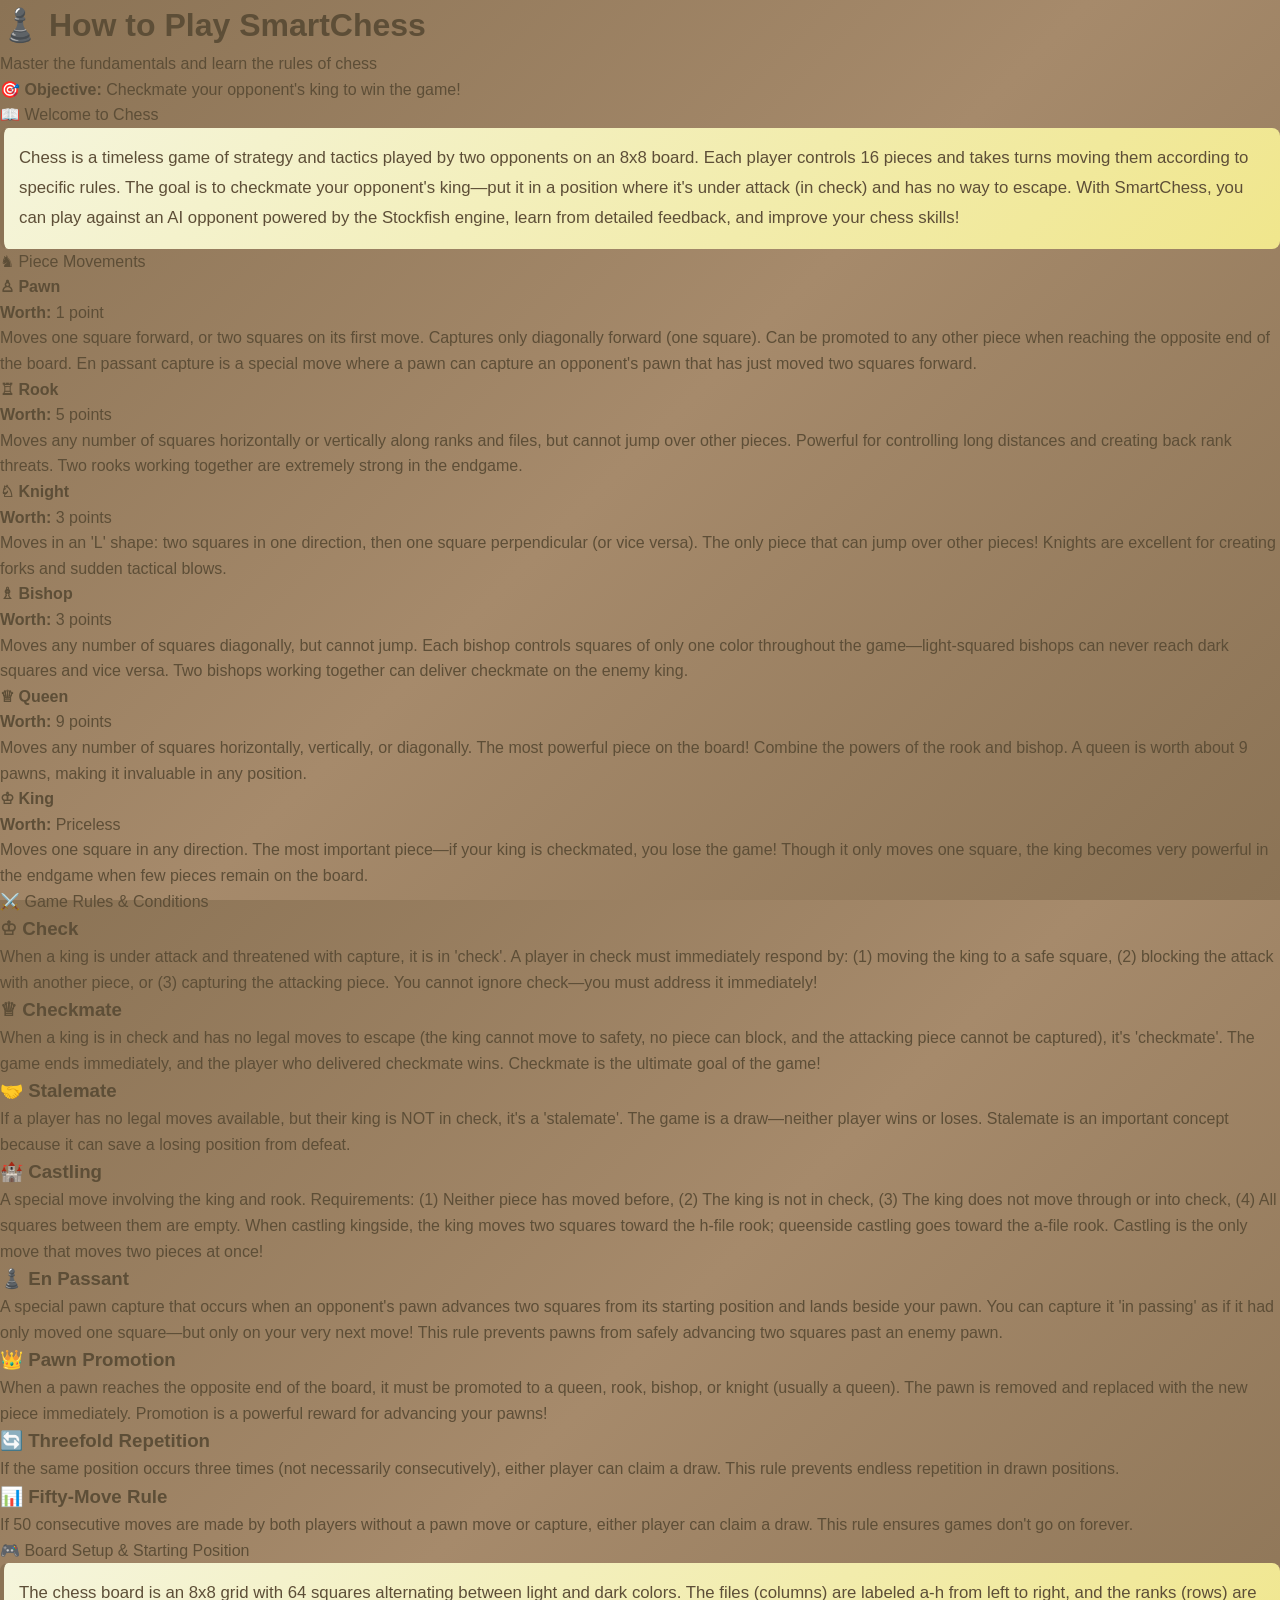
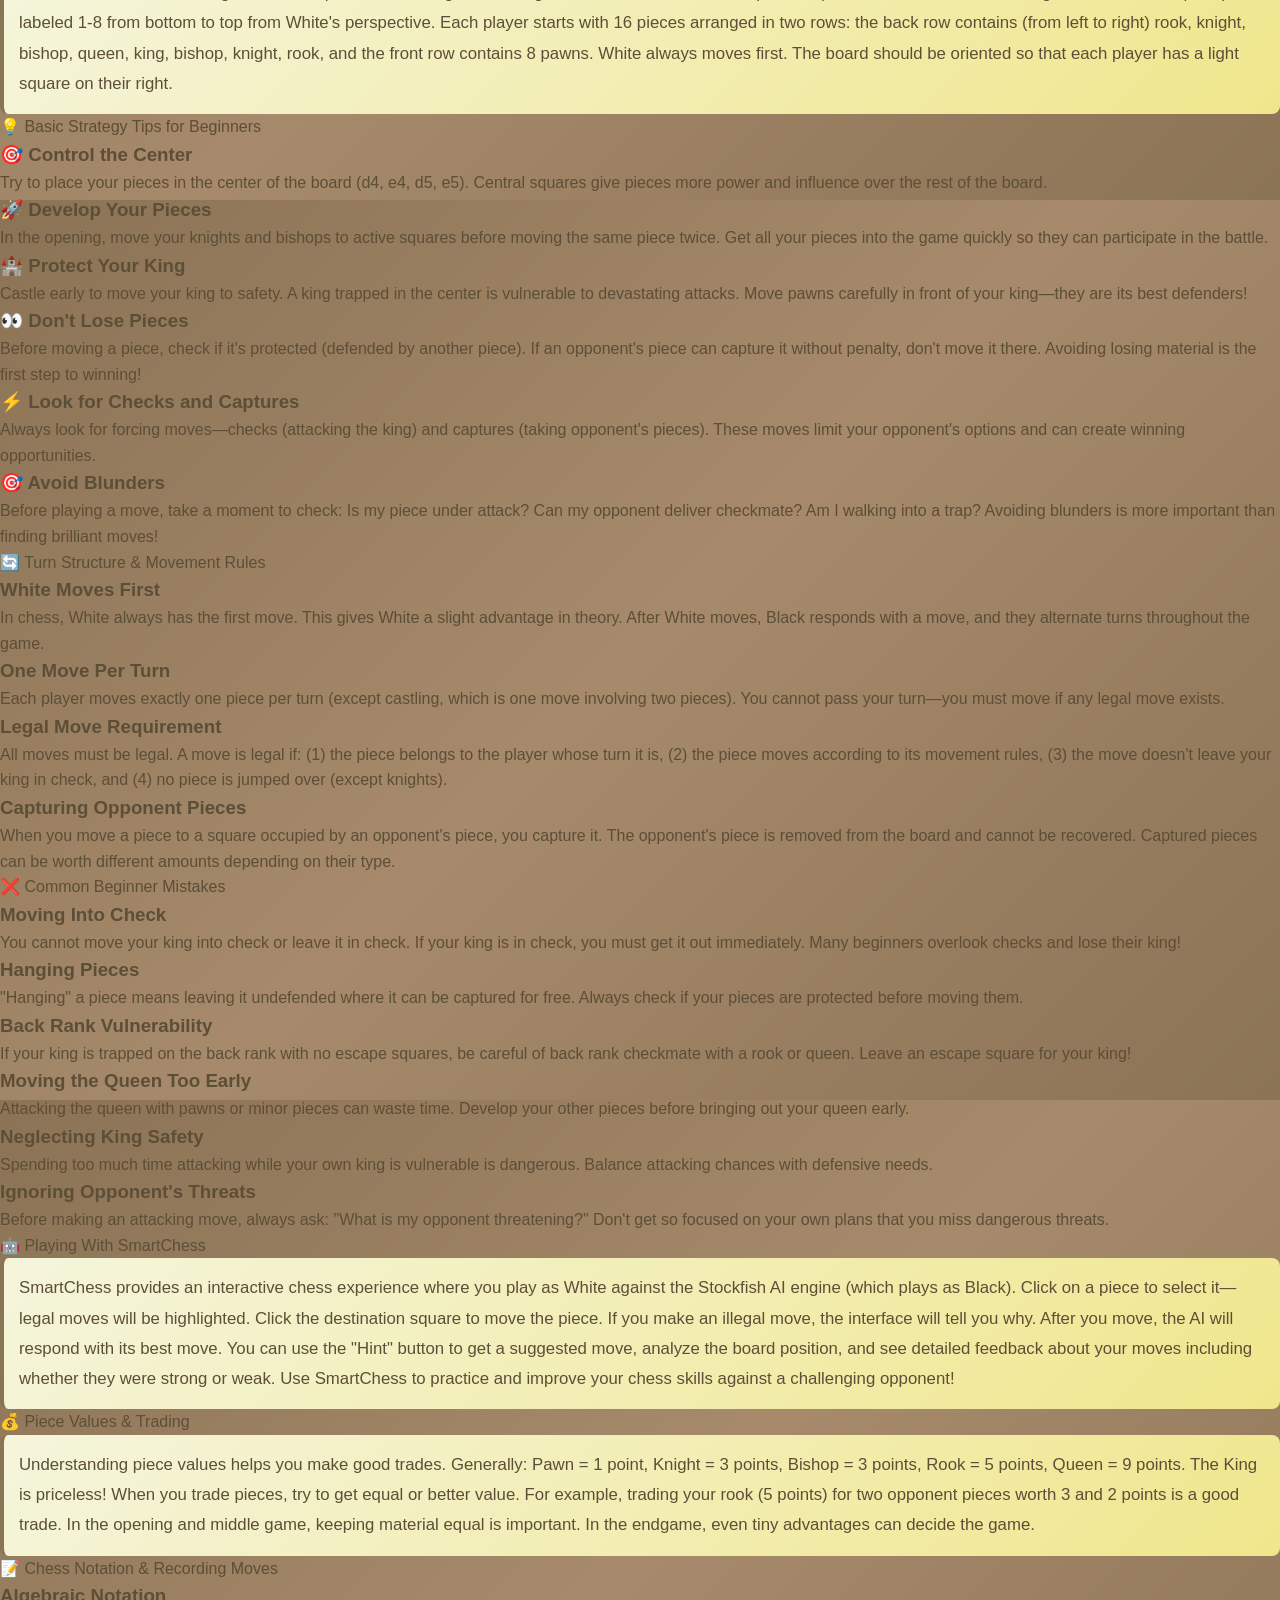
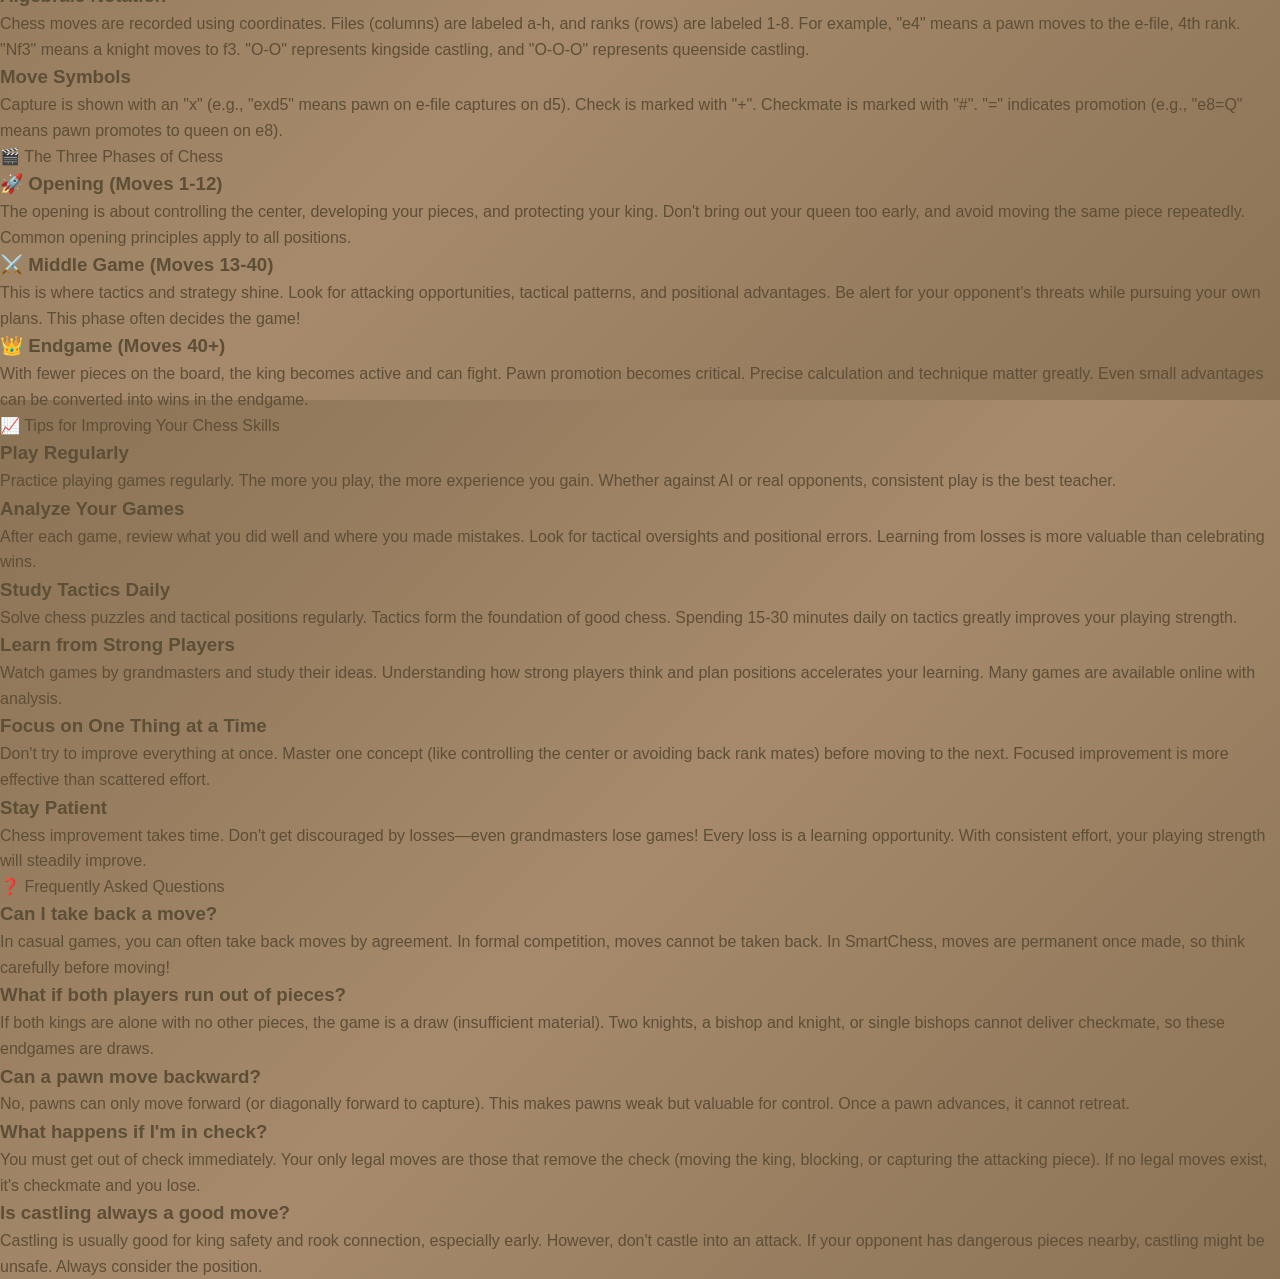
<file: pages/how_to_play.html>
<!DOCTYPE html>
<html lang="en">
<head>
    <meta charset="UTF-8">
    <meta name="viewport" content="width=device-width, initial-scale=1.0">
    <title>How to Play SmartChess</title>
    <link rel="stylesheet" href="../css/base.css">
    <link rel="stylesheet" href="../css/layout.css">
    <link rel="stylesheet" href="../css/components.css">
    <link rel="stylesheet" href="../css/modals.css">
    <link rel="stylesheet" href="../css/themes.css">
    <link rel="stylesheet" href="../css/animations.css">
</head>
<body class="content-page">
    <div class="how-to-play-container content-container">
        <h1>♟️ How to Play SmartChess</h1>
        <p class="header-description">Master the fundamentals and learn the rules of chess</p>

        <!-- Objective -->
        <div class="objective-box">
            🎯 <strong>Objective:</strong> Checkmate your opponent's king to win the game!
        </div>

        <!-- Introduction -->
        <div class="content-section">
            <div class="section-title">
                <span class="section-icon">📖</span>
                Welcome to Chess
            </div>
            <p style="font-size: 1.05em; line-height: 1.8; padding: 15px; background: var(--bg-medium); border-radius: 8px; border-left: 4px solid var(--h3-color);">
                Chess is a timeless game of strategy and tactics played by two opponents on an 8x8 board. Each player controls 16 pieces and takes turns moving them according to specific rules. The goal is to checkmate your opponent's king—put it in a position where it's under attack (in check) and has no way to escape. With SmartChess, you can play against an AI opponent powered by the Stockfish engine, learn from detailed feedback, and improve your chess skills!
            </p>
        </div>

        <!-- Piece Movements -->
        <div class="content-section">
            <div class="section-title">
                <span class="section-icon">♞</span>
                Piece Movements
            </div>
            <div class="pieces-grid">
                <div class="piece-card">
                    <strong>♙ Pawn</strong>
                    <p><strong>Worth:</strong> 1 point</p>
                    <p>Moves one square forward, or two squares on its first move. Captures only diagonally forward (one square). Can be promoted to any other piece when reaching the opposite end of the board. En passant capture is a special move where a pawn can capture an opponent's pawn that has just moved two squares forward.</p>
                </div>
                <div class="piece-card">
                    <strong>♖ Rook</strong>
                    <p><strong>Worth:</strong> 5 points</p>
                    <p>Moves any number of squares horizontally or vertically along ranks and files, but cannot jump over other pieces. Powerful for controlling long distances and creating back rank threats. Two rooks working together are extremely strong in the endgame.</p>
                </div>
                <div class="piece-card">
                    <strong>♘ Knight</strong>
                    <p><strong>Worth:</strong> 3 points</p>
                    <p>Moves in an 'L' shape: two squares in one direction, then one square perpendicular (or vice versa). The only piece that can jump over other pieces! Knights are excellent for creating forks and sudden tactical blows.</p>
                </div>
                <div class="piece-card">
                    <strong>♗ Bishop</strong>
                    <p><strong>Worth:</strong> 3 points</p>
                    <p>Moves any number of squares diagonally, but cannot jump. Each bishop controls squares of only one color throughout the game—light-squared bishops can never reach dark squares and vice versa. Two bishops working together can deliver checkmate on the enemy king.</p>
                </div>
                <div class="piece-card">
                    <strong>♕ Queen</strong>
                    <p><strong>Worth:</strong> 9 points</p>
                    <p>Moves any number of squares horizontally, vertically, or diagonally. The most powerful piece on the board! Combine the powers of the rook and bishop. A queen is worth about 9 pawns, making it invaluable in any position.</p>
                </div>
                <div class="piece-card">
                    <strong>♔ King</strong>
                    <p><strong>Worth:</strong> Priceless</p>
                    <p>Moves one square in any direction. The most important piece—if your king is checkmated, you lose the game! Though it only moves one square, the king becomes very powerful in the endgame when few pieces remain on the board.</p>
                </div>
            </div>
        </div>

        <!-- Game Rules -->
        <div class="content-section">
            <div class="section-title">
                <span class="section-icon">⚔️</span>
                Game Rules & Conditions
            </div>
            <div class="game-rules">
                <div class="rule-box">
                    <h3>♔ Check</h3>
                    <p>When a king is under attack and threatened with capture, it is in 'check'. A player in check must immediately respond by: (1) moving the king to a safe square, (2) blocking the attack with another piece, or (3) capturing the attacking piece. You cannot ignore check—you must address it immediately!</p>
                </div>
                <div class="rule-box">
                    <h3>♕ Checkmate</h3>
                    <p>When a king is in check and has no legal moves to escape (the king cannot move to safety, no piece can block, and the attacking piece cannot be captured), it's 'checkmate'. The game ends immediately, and the player who delivered checkmate wins. Checkmate is the ultimate goal of the game!</p>
                </div>
                <div class="rule-box">
                    <h3>🤝 Stalemate</h3>
                    <p>If a player has no legal moves available, but their king is NOT in check, it's a 'stalemate'. The game is a draw—neither player wins or loses. Stalemate is an important concept because it can save a losing position from defeat.</p>
                </div>
                <div class="rule-box">
                    <h3>🏰 Castling</h3>
                    <p>A special move involving the king and rook. Requirements: (1) Neither piece has moved before, (2) The king is not in check, (3) The king does not move through or into check, (4) All squares between them are empty. When castling kingside, the king moves two squares toward the h-file rook; queenside castling goes toward the a-file rook. Castling is the only move that moves two pieces at once!</p>
                </div>
                <div class="rule-box">
                    <h3>♟️ En Passant</h3>
                    <p>A special pawn capture that occurs when an opponent's pawn advances two squares from its starting position and lands beside your pawn. You can capture it 'in passing' as if it had only moved one square—but only on your very next move! This rule prevents pawns from safely advancing two squares past an enemy pawn.</p>
                </div>
                <div class="rule-box">
                    <h3>👑 Pawn Promotion</h3>
                    <p>When a pawn reaches the opposite end of the board, it must be promoted to a queen, rook, bishop, or knight (usually a queen). The pawn is removed and replaced with the new piece immediately. Promotion is a powerful reward for advancing your pawns!</p>
                </div>
                <div class="rule-box">
                    <h3>🔄 Threefold Repetition</h3>
                    <p>If the same position occurs three times (not necessarily consecutively), either player can claim a draw. This rule prevents endless repetition in drawn positions.</p>
                </div>
                <div class="rule-box">
                    <h3>📊 Fifty-Move Rule</h3>
                    <p>If 50 consecutive moves are made by both players without a pawn move or capture, either player can claim a draw. This rule ensures games don't go on forever.</p>
                </div>
            </div>
        </div>

        <!-- Board Setup -->
        <div class="content-section">
            <div class="section-title">
                <span class="section-icon">🎮</span>
                Board Setup & Starting Position
            </div>
            <p style="font-size: 1.05em; line-height: 1.8; padding: 15px; background: var(--bg-medium); border-radius: 8px; border-left: 4px solid var(--h3-color);">
                The chess board is an 8x8 grid with 64 squares alternating between light and dark colors. The files (columns) are labeled a-h from left to right, and the ranks (rows) are labeled 1-8 from bottom to top from White's perspective. Each player starts with 16 pieces arranged in two rows: the back row contains (from left to right) rook, knight, bishop, queen, king, bishop, knight, rook, and the front row contains 8 pawns. White always moves first. The board should be oriented so that each player has a light square on their right.
            </p>
        </div>

        <!-- Basic Strategy Tips -->
        <div class="content-section">
            <div class="section-title">
                <span class="section-icon">💡</span>
                Basic Strategy Tips for Beginners
            </div>
            <div class="game-rules">
                <div class="rule-box">
                    <h3>🎯 Control the Center</h3>
                    <p>Try to place your pieces in the center of the board (d4, e4, d5, e5). Central squares give pieces more power and influence over the rest of the board.</p>
                </div>
                <div class="rule-box">
                    <h3>🚀 Develop Your Pieces</h3>
                    <p>In the opening, move your knights and bishops to active squares before moving the same piece twice. Get all your pieces into the game quickly so they can participate in the battle.</p>
                </div>
                <div class="rule-box">
                    <h3>🏰 Protect Your King</h3>
                    <p>Castle early to move your king to safety. A king trapped in the center is vulnerable to devastating attacks. Move pawns carefully in front of your king—they are its best defenders!</p>
                </div>
                <div class="rule-box">
                    <h3>👀 Don't Lose Pieces</h3>
                    <p>Before moving a piece, check if it's protected (defended by another piece). If an opponent's piece can capture it without penalty, don't move it there. Avoiding losing material is the first step to winning!</p>
                </div>
                <div class="rule-box">
                    <h3>⚡ Look for Checks and Captures</h3>
                    <p>Always look for forcing moves—checks (attacking the king) and captures (taking opponent's pieces). These moves limit your opponent's options and can create winning opportunities.</p>
                </div>
                <div class="rule-box">
                    <h3>🎯 Avoid Blunders</h3>
                    <p>Before playing a move, take a moment to check: Is my piece under attack? Can my opponent deliver checkmate? Am I walking into a trap? Avoiding blunders is more important than finding brilliant moves!</p>
                </div>
            </div>
        </div>

        <!-- Turn Structure -->
        <div class="content-section">
            <div class="section-title">
                <span class="section-icon">🔄</span>
                Turn Structure & Movement Rules
            </div>
            <div class="game-rules">
                <div class="rule-box">
                    <h3>White Moves First</h3>
                    <p>In chess, White always has the first move. This gives White a slight advantage in theory. After White moves, Black responds with a move, and they alternate turns throughout the game.</p>
                </div>
                <div class="rule-box">
                    <h3>One Move Per Turn</h3>
                    <p>Each player moves exactly one piece per turn (except castling, which is one move involving two pieces). You cannot pass your turn—you must move if any legal move exists.</p>
                </div>
                <div class="rule-box">
                    <h3>Legal Move Requirement</h3>
                    <p>All moves must be legal. A move is legal if: (1) the piece belongs to the player whose turn it is, (2) the piece moves according to its movement rules, (3) the move doesn't leave your king in check, and (4) no piece is jumped over (except knights).</p>
                </div>
                <div class="rule-box">
                    <h3>Capturing Opponent Pieces</h3>
                    <p>When you move a piece to a square occupied by an opponent's piece, you capture it. The opponent's piece is removed from the board and cannot be recovered. Captured pieces can be worth different amounts depending on their type.</p>
                </div>
            </div>
        </div>

        <!-- Common Mistakes -->
        <div class="content-section">
            <div class="section-title">
                <span class="section-icon">❌</span>
                Common Beginner Mistakes
            </div>
            <div class="game-rules">
                <div class="rule-box">
                    <h3>Moving Into Check</h3>
                    <p>You cannot move your king into check or leave it in check. If your king is in check, you must get it out immediately. Many beginners overlook checks and lose their king!</p>
                </div>
                <div class="rule-box">
                    <h3>Hanging Pieces</h3>
                    <p>"Hanging" a piece means leaving it undefended where it can be captured for free. Always check if your pieces are protected before moving them.</p>
                </div>
                <div class="rule-box">
                    <h3>Back Rank Vulnerability</h3>
                    <p>If your king is trapped on the back rank with no escape squares, be careful of back rank checkmate with a rook or queen. Leave an escape square for your king!</p>
                </div>
                <div class="rule-box">
                    <h3>Moving the Queen Too Early</h3>
                    <p>Attacking the queen with pawns or minor pieces can waste time. Develop your other pieces before bringing out your queen early.</p>
                </div>
                <div class="rule-box">
                    <h3>Neglecting King Safety</h3>
                    <p>Spending too much time attacking while your own king is vulnerable is dangerous. Balance attacking chances with defensive needs.</p>
                </div>
                <div class="rule-box">
                    <h3>Ignoring Opponent's Threats</h3>
                    <p>Before making an attacking move, always ask: "What is my opponent threatening?" Don't get so focused on your own plans that you miss dangerous threats.</p>
                </div>
            </div>
        </div>

        <!-- Using SmartChess -->
        <div class="content-section">
            <div class="section-title">
                <span class="section-icon">🤖</span>
                Playing With SmartChess
            </div>
            <p style="font-size: 1.05em; line-height: 1.8; padding: 15px; background: var(--bg-medium); border-radius: 8px; border-left: 4px solid var(--h3-color);">
                SmartChess provides an interactive chess experience where you play as White against the Stockfish AI engine (which plays as Black). Click on a piece to select it—legal moves will be highlighted. Click the destination square to move the piece. If you make an illegal move, the interface will tell you why. After you move, the AI will respond with its best move. You can use the "Hint" button to get a suggested move, analyze the board position, and see detailed feedback about your moves including whether they were strong or weak. Use SmartChess to practice and improve your chess skills against a challenging opponent!
            </p>
        </div>

        <!-- Piece Values & Trading -->
        <div class="content-section">
            <div class="section-title">
                <span class="section-icon">💰</span>
                Piece Values & Trading
            </div>
            <p style="font-size: 1.05em; line-height: 1.8; padding: 15px; background: var(--bg-medium); border-radius: 8px; border-left: 4px solid var(--h3-color);">
                Understanding piece values helps you make good trades. Generally: Pawn = 1 point, Knight = 3 points, Bishop = 3 points, Rook = 5 points, Queen = 9 points. The King is priceless! When you trade pieces, try to get equal or better value. For example, trading your rook (5 points) for two opponent pieces worth 3 and 2 points is a good trade. In the opening and middle game, keeping material equal is important. In the endgame, even tiny advantages can decide the game.
            </p>
        </div>

        <!-- Notation & Recording Moves -->
        <div class="content-section">
            <div class="section-title">
                <span class="section-icon">📝</span>
                Chess Notation & Recording Moves
            </div>
            <div class="game-rules">
                <div class="rule-box">
                    <h3>Algebraic Notation</h3>
                    <p>Chess moves are recorded using coordinates. Files (columns) are labeled a-h, and ranks (rows) are labeled 1-8. For example, "e4" means a pawn moves to the e-file, 4th rank. "Nf3" means a knight moves to f3. "O-O" represents kingside castling, and "O-O-O" represents queenside castling.</p>
                </div>
                <div class="rule-box">
                    <h3>Move Symbols</h3>
                    <p>Capture is shown with an "x" (e.g., "exd5" means pawn on e-file captures on d5). Check is marked with "+". Checkmate is marked with "#". "=" indicates promotion (e.g., "e8=Q" means pawn promotes to queen on e8).</p>
                </div>
            </div>
        </div>

        <!-- Phase of the Game -->
        <div class="content-section">
            <div class="section-title">
                <span class="section-icon">🎬</span>
                The Three Phases of Chess
            </div>
            <div class="game-rules">
                <div class="rule-box">
                    <h3>🚀 Opening (Moves 1-12)</h3>
                    <p>The opening is about controlling the center, developing your pieces, and protecting your king. Don't bring out your queen too early, and avoid moving the same piece repeatedly. Common opening principles apply to all positions.</p>
                </div>
                <div class="rule-box">
                    <h3>⚔️ Middle Game (Moves 13-40)</h3>
                    <p>This is where tactics and strategy shine. Look for attacking opportunities, tactical patterns, and positional advantages. Be alert for your opponent's threats while pursuing your own plans. This phase often decides the game!</p>
                </div>
                <div class="rule-box">
                    <h3>👑 Endgame (Moves 40+)</h3>
                    <p>With fewer pieces on the board, the king becomes active and can fight. Pawn promotion becomes critical. Precise calculation and technique matter greatly. Even small advantages can be converted into wins in the endgame.</p>
                </div>
            </div>
        </div>

        <!-- Tips for Improvement -->
        <div class="content-section">
            <div class="section-title">
                <span class="section-icon">📈</span>
                Tips for Improving Your Chess Skills
            </div>
            <div class="game-rules">
                <div class="rule-box">
                    <h3>Play Regularly</h3>
                    <p>Practice playing games regularly. The more you play, the more experience you gain. Whether against AI or real opponents, consistent play is the best teacher.</p>
                </div>
                <div class="rule-box">
                    <h3>Analyze Your Games</h3>
                    <p>After each game, review what you did well and where you made mistakes. Look for tactical oversights and positional errors. Learning from losses is more valuable than celebrating wins.</p>
                </div>
                <div class="rule-box">
                    <h3>Study Tactics Daily</h3>
                    <p>Solve chess puzzles and tactical positions regularly. Tactics form the foundation of good chess. Spending 15-30 minutes daily on tactics greatly improves your playing strength.</p>
                </div>
                <div class="rule-box">
                    <h3>Learn from Strong Players</h3>
                    <p>Watch games by grandmasters and study their ideas. Understanding how strong players think and plan positions accelerates your learning. Many games are available online with analysis.</p>
                </div>
                <div class="rule-box">
                    <h3>Focus on One Thing at a Time</h3>
                    <p>Don't try to improve everything at once. Master one concept (like controlling the center or avoiding back rank mates) before moving to the next. Focused improvement is more effective than scattered effort.</p>
                </div>
                <div class="rule-box">
                    <h3>Stay Patient</h3>
                    <p>Chess improvement takes time. Don't get discouraged by losses—even grandmasters lose games! Every loss is a learning opportunity. With consistent effort, your playing strength will steadily improve.</p>
                </div>
            </div>
        </div>

        <!-- FAQ -->
        <div class="content-section">
            <div class="section-title">
                <span class="section-icon">❓</span>
                Frequently Asked Questions
            </div>
            <div class="game-rules">
                <div class="rule-box">
                    <h3>Can I take back a move?</h3>
                    <p>In casual games, you can often take back moves by agreement. In formal competition, moves cannot be taken back. In SmartChess, moves are permanent once made, so think carefully before moving!</p>
                </div>
                <div class="rule-box">
                    <h3>What if both players run out of pieces?</h3>
                    <p>If both kings are alone with no other pieces, the game is a draw (insufficient material). Two knights, a bishop and knight, or single bishops cannot deliver checkmate, so these endgames are draws.</p>
                </div>
                <div class="rule-box">
                    <h3>Can a pawn move backward?</h3>
                    <p>No, pawns can only move forward (or diagonally forward to capture). This makes pawns weak but valuable for control. Once a pawn advances, it cannot retreat.</p>
                </div>
                <div class="rule-box">
                    <h3>What happens if I'm in check?</h3>
                    <p>You must get out of check immediately. Your only legal moves are those that remove the check (moving the king, blocking, or capturing the attacking piece). If no legal moves exist, it's checkmate and you lose.</p>
                </div>
                <div class="rule-box">
                    <h3>Is castling always a good move?</h3>
                    <p>Castling is usually good for king safety and rook connection, especially early. However, don't castle into an attack. If your opponent has dangerous pieces nearby, castling might be unsafe. Always consider the position.</p>
                </div>
            </div>
        </div>
    </div>

    <!-- Background Music Audio Element -->
    <audio id="backgroundMusic" loop preload="auto">
        <source src="../BackgroundMusic.mp3" type="audio/mp3">
    </audio>
    <script type="module" src="../js/main.js"></script>
</body>
</html>
</file>
<file: css/base.css>
* {
    margin: 0;
    padding: 0;
    box-sizing: border-box;
}

body {
    font-family: 'Roboto', sans-serif; /* Using Roboto for a modern look */
    margin: 0;
    padding: 0;
    height: 100vh;
    overflow-x: hidden; /* Prevent horizontal scrolling */
    background: var(--bg-dark); /* Use CSS variable for theme */
    color: var(--text-color); /* Default text color */
    line-height: 1.6;
    box-sizing: border-box;
}
</file>
<file: css/layout.css>
.game-container {
    display: flex;
    height: 100vh;
    width: 100vw;
    background: #F5F5DC;
    border-radius: 15px;
    margin: 10px;
    box-shadow: 0 20px 40px rgba(0,0,0,0.2);
    border: 2px solid #8B7355;
}

/* Left Side Panel */
.left-panel {
    width: 280px;
    background: linear-gradient(135deg, #F5F5DC 0%, #F0E68C 100%);
    border-right: 2px solid #8B7355;
    padding: 20px;
    overflow-y: auto;
    display: flex;
    flex-direction: column;
    gap: 20px;
}

/* Center Board Area */
.center-area {
    flex: 1;
    display: flex;
    flex-direction: column;
    align-items: center;
    justify-content: center;
    padding: 20px;
    min-width: 0;
    background: #F5F5DC;
}

/* Right Side Panel */
.right-panel {
    width: 280px;
    background: linear-gradient(135deg, #F5F5DC 0%, #F0E68C 100%);
    border-left: 2px solid #8B7355;
    padding: 20px;
    overflow-y: auto;
    display: flex;
    flex-direction: column;
    gap: 20px;
}

.board-wrapper {
    display: flex;
    align-items: center;
    margin: 10px 0;
}

/* Responsive Design */
@media (max-width: 1200px) {
    .left-panel, .right-panel {
        width: 240px;
    }
}

@media (max-width: 1024px) {
    .left-panel, .right-panel {
        width: 200px;
        padding: 15px;
    }
    
    .chess-board {
        grid-template-columns: repeat(8, 50px);
        grid-template-rows: repeat(8, 50px);
    }
    
    .square {
        width: 50px;
        height: 50px;
    }
    
    .piece {
        font-size: 32px;
    }
    
    .coordinates {
        grid-template-columns: repeat(8, 50px);
    }
    
    .rank-numbers {
        grid-template-rows: repeat(8, 50px);
    }
}

@media (max-width: 768px) {
    .game-container {
        flex-direction: column;
        margin: 5px;
        height: auto;
    }
    
    .left-panel, .right-panel {
        width: 100%;
        height: auto;
        max-height: 140px;
        border-right: none;
        border-left: none;
        border-bottom: 2px solid #8B7355;
        padding: 12px;
        overflow-x: auto;
        overflow-y: hidden;
        flex-direction: row;
        gap: 8px;
        align-items: center;
    }
    
    .right-panel {
        border-bottom: none;
        border-top: 2px solid #8B7355;
    }
    
    .center-area {
        order: 2;
        flex: 1;
        height: auto;
        padding: 10px;
    }
    
    .left-panel {
        order: 1;
    }
    
    .right-panel {
        order: 3;
    }
    
    .panel-section {
        flex-shrink: 0;
        min-width: 220px;
        padding: 12px;
    }
    
    .panel-section h3 {
        font-size: 14px;
        margin: 0 0 8px 0;
        padding-bottom: 5px;
    }
    
    .chess-board {
        grid-template-columns: repeat(8, 45px);
        grid-template-rows: repeat(8, 45px);
    }
    
    .square {
        width: 45px;
        height: 45px;
    }
    
    .piece {
        font-size: 28px;
    }
    
    .coordinates {
        grid-template-columns: repeat(8, 45px);
        font-size: 12px;
    }
    
    .rank-numbers {
        grid-template-rows: repeat(8, 45px);
        font-size: 12px;
    }
    
    .feedback-popup {
        font-size: 16px;
        padding: 12px 18px;
    }
    
    .in-game-controls {
        display: flex;
        flex-direction: row;
        gap: 8px;
        flex-wrap: wrap;
    }
}

@media (max-width: 480px) {
    .game-container {
        margin: 2px;
    }
    
    .left-panel, .right-panel {
        max-height: 120px;
        padding: 8px;
        gap: 5px;
    }
    
    .panel-section {
        min-width: 160px;
        padding: 8px;
    }
    
    .panel-section h3 {
        font-size: 12px;
        margin: 0 0 5px 0;
        padding-bottom: 4px;
    }
    
    .piece {
        font-size: 24px;
    }
    
    .chess-board {
        grid-template-columns: repeat(8, 40px);
        grid-template-rows: repeat(8, 40px);
    }
    
    .square {
        width: 40px;
        height: 40px;
    }
    
    .coordinates {
        grid-template-columns: repeat(8, 40px);
        font-size: 10px;
    }
    
    .rank-numbers {
        grid-template-rows: repeat(8, 40px);
        font-size: 10px;
    }
    
    .feedback-popup {
        font-size: 14px;
        padding: 10px 14px;
    }
}
</file>
<file: css/components.css>
/* Panel Sections */
.panel-section {
    background: var(--panel-bg);
    border: 2px solid var(--panel-border);
    border-radius: 12px;
    padding: 15px;
    box-shadow: 0 4px 12px rgba(0, 0, 0, 0.1);
    color: var(--text-color);
}

.panel-section h3 {
    margin: 0 0 10px 0;
    color: var(--h3-color);
    font-size: 16px;
    text-align: center;
    border-bottom: 2px solid var(--h3-color); /* Use theme variable for consistency */
    padding-bottom: 8px;
    font-weight: bold;
}
.game-info {
    text-align: center;
    margin-bottom: 15px;
}
.current-player {
    font-size: 18px;
    font-weight: bold;
    color: var(--h3-color);
    margin-bottom: 10px;
}
.game-status {
    font-size: 16px;
    color: var(--text-color);
}
.outcome-prediction {
    font-size: 16px;
    font-weight: bold;
    margin: 8px 0;
    padding: 8px 12px;
    border-radius: 8px;
    background: var(--outcome-prediction-bg); /* Use theme variable */
    border-left: 4px solid var(--outcome-prediction-border); /* Use theme variable */
    color: var(--text-color);
}
.prediction-confidence {
    font-size: 14px;
    color: var(--h3-color);
    margin-bottom: 5px;
}

/* Feedback Content in Panel Section */
#feedbackContent {
    font-size: 14px;
    line-height: 1.5;
    color: var(--text-color);
    text-align: center;
    min-height: 40px;
    display: flex;
    align-items: center;
    justify-content: center;
    background: var(--captured-pieces-bg); /* Use theme variable for consistency */
    border-radius: 8px;
    padding: 10px;
    font-weight: 500;
    border: 1px solid var(--captured-pieces-border); /* Use theme variable for consistency */
}

#feedbackContent.good-move {
    background: var(--success-bg-color, #C8E6C9);
    color: var(--success-text-color, #2E7D32);
}

#feedbackContent.bad-move {
    background: var(--error-bg-color, #FFCDD2);
    color: var(--error-text-color, #C62828);
}

#feedbackContent.inaccuracy-move {
    background: var(--warning-bg-color, #FFF9C4);
    color: var(--warning-text-color, #F57F17);
}

.chess-board {
    display: grid;
    grid-template-columns: repeat(8, 70px);
    grid-template-rows: repeat(8, 70px);
    border: 4px solid var(--panel-border); /* Use theme variable */
    border-radius: 12px;
    overflow: hidden;
    box-shadow: 0 8px 20px rgba(0, 0, 0, 0.2);
}
.square {
    width: 70px;
    height: 70px;
    display: flex;
    justify-content: center;
    align-items: center;
    position: relative;
    cursor: pointer;
    transition: all 0.2s ease;
}
.square.light {
    background-color: var(--light-square);
}
.square.dark {
    background-color: var(--dark-square);
}
.square:hover {
    background-color: var(--valid-move-square) !important; /* Use theme variable for hover */
    transform: scale(1.03); /* Subtle scale effect */
}
.square.selected {
    background-color: var(--selected-square) !important;
    box-shadow: inset 0 0 10px rgba(0,0,0,0.3);
}
.square.valid-move {
    background-color: var(--valid-move-square) !important;
}
.square.valid-move::after {
    content: '';
    position: absolute;
    width: 20px;
    height: 20px;
    background-color: rgba(0,0,0,0.3);
    border-radius: 50%;
}
.piece {
    font-size: 45px;
    cursor: grab;
    user-select: none;
    transition: all 0.2s cubic-bezier(.4,2,.6,1), left 0.3s, top 0.3s;
    text-shadow: 2px 2px 4px rgba(0,0,0,0.3);
    position: relative;
    z-index: 2;
}
.piece.moving {
    transition: all 0.3s cubic-bezier(.4,2,.6,1), left 0.3s, top 0.3s;
    z-index: 10;
}
.piece:hover {
    transform: scale(1.1);
}
.piece.dragging {
    opacity: 0.7;
    transform: scale(1.2);
    cursor: grabbing;
}
.coordinates {
    display: grid;
    grid-template-columns: repeat(8, 70px);
    grid-template-rows: 20px;
    margin-top: 5px;
    text-align: center;
    font-size: 12px;
    font-weight: bold;
    color: var(--text-color); /* Use theme variable */
}
.rank-numbers {
    display: grid;
    grid-template-columns: 20px;
    grid-template-rows: repeat(8, 70px);
    margin-right: 5px;
    text-align: center;
    align-items: center;
    font-size: 12px;
    font-weight: bold;
    color: var(--text-color); /* Use theme variable */
}
.reset-btn {
    margin-top: 20px;
    padding: 12px 24px;
    background: var(--button-bg); /* Use theme variable */
    color: var(--button-color); /* Use theme variable */
    border: none;
    border-radius: 25px;
    font-size: 16px;
    font-weight: bold;
    cursor: pointer;
    transition: all 0.3s ease;
    box-shadow: 0 4px 12px rgba(0, 0, 0, 0.2); /* Consistent shadow */
}
.reset-btn:hover {
    transform: translateY(-2px);
    box-shadow: 0 6px 16px rgba(0, 0, 0, 0.3);
    background: var(--button-hover-bg); /* Use theme variable for hover */
}
.captured-pieces {
    text-align: center;
    font-size: 14px;
    color: var(--text-color);
}
.captured-pieces div {
    margin: 8px 0;
    padding: 8px;
    background: var(--captured-pieces-bg); /* Use theme variable */
    border-radius: 8px;
    border: 1px solid var(--captured-pieces-border); /* Use theme variable */
    color: var(--text-color);
    font-weight: bold;
}
.captured-white, .captured-black {
    font-size: 18px;
    margin-left: 5px;
}

/* Settings Modal */
.settings-section {
    margin: 20px 0;
}

.settings-section h3 {
    color: var(--h3-color);
    margin-bottom: 10px;
    font-size: 18px;
}

.difficulty-buttons {
    display: flex;
    gap: 10px;
    justify-content: center;
    margin-bottom: 15px;
    flex-wrap: wrap; /* Allow buttons to wrap */
}

.difficulty-btn {
    padding: 10px 20px;
    border: 2px solid var(--panel-border); /* Use theme variable */
    background: var(--panel-bg); /* Use theme variable */
    color: var(--text-color); /* Use theme variable */
    border-radius: 25px;
    font-size: 14px;
    font-weight: bold;
    cursor: pointer;
    transition: all 0.3s ease;
    pointer-events: auto;
    text-align: center; /* Center text in button */
}

.difficulty-btn.active {
    background: var(--toggle-slider-checked); /* Use theme variable */
    color: var(--button-color); /* Use theme variable */
    box-shadow: 0 3px 8px rgba(0, 0, 0, 0.2); /* Consistent shadow */
}

.difficulty-btn:hover {
    transform: translateY(-1px);
    box-shadow: 0 3px 8px rgba(0, 0, 0, 0.3);
    background: var(--button-hover-bg); /* Use theme variable */
    color: var(--button-color); /* Use theme variable */
}

.difficulty-btn:active {
    transform: translateY(1px);
    box-shadow: 0 1px 3px rgba(0, 0, 0, 0.1);
}

/* Toggle Switch */
.toggle-switch {
    display: flex;
    align-items: center;
    gap: 10px;
    margin: 10px 0;
    cursor: pointer;
}

.toggle-switch input[type="checkbox"] {
    display: none;
}

.slider {
    position: relative;
    width: 50px;
    height: 24px;
    background: var(--panel-border); /* Use theme variable */
    border-radius: 24px;
    transition: background 0.3s ease;
}

.slider:before {
    content: '';
    position: absolute;
    width: 20px;
    height: 20px;
    border-radius: 50%;
    background: white;
    top: 2px;
    left: 2px;
    transition: transform 0.3s ease;
    box-shadow: 0 2px 4px rgba(0, 0, 0, 0.2);
}

.toggle-switch input:checked + .slider {
    background: var(--toggle-slider-checked); /* Use theme variable */
}

.toggle-switch input:checked + .slider:before {
    transform: translateX(26px);
}

.toggle-label {
    font-size: 16px;
    color: var(--text-color); /* Use theme variable */
    font-weight: 500;
}

/* Start Panel Styles */
.start-panel {
    display: flex;
    flex-direction: column;
    align-items: center;
    justify-content: center;
    height: 100vh;
    background: var(--bg-dark); /* Use theme variable */
    color: var(--text-color); /* Use theme variable */
    text-shadow: none; /* Remove text shadow for cleaner look with gradient */
    position: relative; /* For positioning the settings button */
    padding: 20px; /* Add some padding for smaller screens */
    box-sizing: border-box; /* Include padding in element's total width and height */
}

.start-panel-content {
    text-align: center;
    animation: fadeInUp 1s ease-out;
    max-width: 90%; /* Limit width on larger screens */
}

.game-title {
    font-family: 'Arial Black', Gadget, sans-serif;
    font-size: clamp(3em, 8vw, 6em); /* Responsive font size */
    margin-bottom: 20px;
    letter-spacing: 5px;
    background: var(--game-title-gradient); /* Use theme variable */
    -webkit-background-clip: text;
    -webkit-text-fill-color: transparent;
    animation: glow 1.5s infinite alternate;
    white-space: nowrap; /* Prevent title from wrapping */
    overflow: hidden; /* Hide overflow if it gets too big */
    text-overflow: ellipsis; /* Add ellipsis if hidden */
}

.tagline {
    font-size: clamp(1em, 2vw, 1.8em); /* Responsive font size */
    margin-bottom: 40px;
    font-style: italic;
    opacity: 0.8;
    color: var(--text-color); /* Use theme variable */
    max-width: 800px; /* Limit width */
    margin-left: auto;
    margin-right: auto;
}

.start-game-btn {
    padding: 15px 40px;
    font-size: clamp(1.2em, 2.5vw, 1.8em); /* Responsive font size */
    font-weight: bold;
    border: none;
    border-radius: 30px;
    background: var(--button-bg); /* Use theme variable */
    color: var(--button-color); /* Use theme variable */
    cursor: pointer;
    box-shadow: 0 8px 25px rgba(0, 0, 0, 0.3);
    transition: all 0.3s ease;
    pointer-events: auto;
}

.start-game-btn:hover {
    transform: translateY(-3px) scale(1.02);
    box-shadow: 0 12px 30px rgba(0, 0, 0, 0.4);
    background: var(--button-hover-bg); /* Use theme variable */
}

.start-game-btn:active {
    transform: translateY(-1px) scale(0.98);
    box-shadow: 0 6px 15px rgba(0, 0, 0, 0.2);
}

.settings-btn-top-right {
    position: absolute;
    top: 20px;
    right: 20px;
    background: rgba(255, 255, 255, 0.2);
    border: 1px solid rgba(255, 255, 255, 0.4);
    border-radius: 50%;
    width: 50px;
    height: 50px;
    font-size: 24px;
    color: var(--button-color); /* Use theme variable */
    display: flex;
    align-items: center;
    justify-content: center;
    cursor: pointer;
    transition: all 0.3s ease;
    backdrop-filter: blur(5px);
    box-shadow: 0 4px 15px rgba(0, 0, 0, 0.2);
    pointer-events: auto;
}

.settings-btn-top-right:hover {
    background: rgba(255, 255, 255, 0.3);
    transform: rotate(45deg) scale(1.1);
}

.settings-btn-top-right:active {
    transform: rotate(45deg) scale(0.95);
}

/* In-Game Controls Styling */
.in-game-controls {
    display: flex;
    flex-direction: column;
    gap: 15px;
    margin-top: 10px;
    align-items: stretch; /* Make buttons take full width */
}

.in-game-controls .suggest-btn,
.in-game-controls .quit-btn {
    padding: 12px 20px;
    border: 2px solid var(--panel-border); /* Use theme variable */
    background: var(--button-bg);
    color: var(--button-color);
    border-radius: 25px;
    font-size: 15px;
    font-weight: bold;
    cursor: pointer;
    transition: all 0.3s ease;
    box-shadow: 0 4px 12px rgba(0, 0, 0, 0.2);
    pointer-events: auto;
}

.in-game-controls .suggest-btn:hover,
.in-game-controls .quit-btn:hover {
    transform: translateY(-2px);
    background: var(--button-hover-bg);
    box-shadow: 0 6px 16px rgba(0, 0, 0, 0.3);
}

.in-game-controls .suggest-btn:active,
.in-game-controls .quit-btn:active {
    transform: translateY(0);
    box-shadow: 0 2px 6px rgba(0, 0, 0, 0.2);
}

.in-game-controls .toggle-switch {
    margin: 10px auto; /* Center toggle switch */
}

.in-game-controls .toggle-switch .toggle-label {
    color: var(--text-color); /* Use theme text color for visibility in dark mode */
}

/* AI Explanation Panel */
.ai-explanation-panel {
    background: var(--panel-bg); /* Use theme variable */
    border: 2px solid var(--panel-border); /* Use theme variable */
    border-radius: 12px;
    padding: 15px;
    width: 100%;
    box-shadow: 0 4px 12px rgba(0, 0, 0, 0.1);
    color: var(--text-color); /* Use theme variable */
}

.ai-explanation-panel h3 {
    margin: 0 0 10px 0;
    color: var(--h3-color);
    font-size: 16px;
    text-align: center;
    font-weight: bold;
    border-bottom: 2px solid var(--h3-color); /* Consistent border */
    padding-bottom: 8px;
}

.explanation-content {
    font-size: 14px;
    line-height: 1.5;
    color: var(--text-color);
    text-align: center;
    min-height: 40px;
    display: flex;
    align-items: center;
    justify-content: center;
    background: var(--captured-pieces-bg); /* Use theme variable */
    border-radius: 8px;
    padding: 10px;
    border: 1px solid var(--captured-pieces-border); /* Consistent border */
}

/* Move Suggestion Panel */
.move-suggestion-panel {
    background: var(--panel-bg); /* Use theme variable */
    border: 2px solid var(--panel-border); /* Use theme variable */
    border-radius: 12px;
    padding: 15px;
    width: 100%;
    box-shadow: 0 4px 12px rgba(0, 0, 0, 0.1);
    display: none;
    color: var(--text-color); /* Use theme variable */
}

.move-suggestion-panel h3 {
    margin: 0 0 10px 0;
    color: var(--h3-color);
    font-size: 16px;
    text-align: center;
    font-weight: bold;
    border-bottom: 2px solid var(--h3-color); /* Consistent border */
    padding-bottom: 8px;
}

.suggestion-content {
    font-size: 14px;
    line-height: 1.5;
    color: var(--text-color);
    text-align: center;
    margin-bottom: 10px;
    min-height: 40px;
    display: flex;
    align-items: center;
    justify-content: center;
    background: var(--captured-pieces-bg); /* Use theme variable */
    border-radius: 8px;
    padding: 10px;
    border: 1px solid var(--captured-pieces-border); /* Consistent border */
}

.apply-suggestion-btn {
    display: block;
    margin: 10px auto 0 auto;
    padding: 10px 20px;
    background: var(--button-bg); /* Use theme variable */
    color: var(--button-color); /* Use theme variable */
    border: 2px solid var(--panel-border); /* Use theme variable */
    border-radius: 25px;
    font-size: 14px;
    font-weight: bold;
    cursor: pointer;
    transition: all 0.3s ease;
    box-shadow: 0 3px 10px rgba(0, 0, 0, 0.2);
    pointer-events: auto;
}

.apply-suggestion-btn:hover {
    transform: translateY(-2px);
    background: var(--button-hover-bg); /* Use theme variable */
    box-shadow: 0 5px 15px rgba(0, 0, 0, 0.3);
}

/* Settings Link */
.settings-link {
    display: block;
    padding: 8px 15px;
    margin: 5px auto; /* Center link */
    color: var(--text-color);
    background: none;
    border: none;
    text-align: center;
    font-size: 16px;
    cursor: pointer;
    transition: color 0.3s ease, background-color 0.3s ease;
    pointer-events: auto;
    border-radius: 8px; /* Add border-radius for aesthetics */
}

.settings-link:hover {
    background-color: var(--bg-medium); /* Use theme variable */
    color: var(--h3-color); /* Adjust text color on hover for contrast */
}

/* Default Settings Button */
.default-settings-btn {
    padding: 12px 24px;
    border: 2px solid var(--panel-border); /* Use theme variable */
    border-radius: 25px;
    font-size: 16px;
    font-weight: bold;
    cursor: pointer;
    transition: all 0.3s ease;
    min-width: 120px;
    background: var(--button-bg); /* Use theme variable */
    color: var(--button-color); /* Use theme variable */
    box-shadow: 0 4px 15px rgba(0, 0, 0, 0.3);
    margin-right: 15px;
}

.default-settings-btn:hover {
    transform: translateY(-2px);
    background: var(--button-hover-bg); /* Use theme variable */
    box-shadow: 0 6px 20px rgba(0, 0, 0, 0.4);
}

/* Back Button Styling (for content pages) */
.back-button {
    display: inline-flex;
    align-items: center;
    gap: 8px;
    padding: 10px 20px;
    margin-bottom: 20px;
    background: var(--button-bg);
    color: var(--button-color);
    border: none;
    border-radius: 25px;
    font-size: 1em;
    font-weight: bold;
    cursor: pointer;
    transition: all 0.3s ease;
    text-decoration: none; /* Remove underline for anchor tag */
    box-shadow: 0 4px 12px rgba(0, 0, 0, 0.2);
}

.back-button:hover {
    transform: translateY(-2px);
    background: var(--button-hover-bg);
    box-shadow: 0 6px 16px rgba(0, 0, 0, 0.3);
}

.back-button-top-right {
    position: absolute;
    top: 20px;
    right: 20px;
    background: rgba(255, 255, 255, 0.2);
    border: 1px solid rgba(255, 255, 255, 0.4);
    border-radius: 50%;
    width: 40px;
    height: 40px;
    font-size: 20px;
    color: var(--button-color); /* Use theme variable */
    display: flex;
    align-items: center;
    justify-content: center;
    cursor: pointer;
    transition: all 0.3s ease;
    backdrop-filter: blur(5px);
    box-shadow: 0 4px 15px rgba(0, 0, 0, 0.2);
    text-decoration: none;
}

.back-button-top-right:hover {
    background: rgba(255, 255, 255, 0.3);
    transform: scale(1.1);
}

.back-button-top-right:active {
    transform: scale(0.95);
}
</file>
<file: css/modals.css>
/* Game End Modal Styles */
.modal {
    display: none; /* Hidden by default */
    position: fixed;
    z-index: 2000;
    inset: 0; /* top:0; right:0; bottom:0; left:0 */
    width: 100%;
    height: 100%;
    background-color: rgba(0, 0, 0, 0.55);
    backdrop-filter: blur(2px);
    animation: fadeIn 0.28s ease;
    justify-content: center;
    align-items: center;
    pointer-events: none; /* Do not capture clicks until shown */
}

/* When modal is shown, center content and allow pointer events */
.modal.show {
    display: flex;
    pointer-events: auto;
    justify-content: center;
    align-items: center;
}

.modal.show .modal-content {
    pointer-events: auto;
}

/* Ensure all buttons within modals are clickable */
.modal-content button {
    pointer-events: auto;
}

.modal-content {
    pointer-events: auto;
    background: var(--panel-bg); /* Use theme variable */
    padding: 28px; /* Consistent padding */
    border: 1px solid var(--panel-border); /* Consistent border */
    border-radius: 12px;
    width: 92%;
    max-width: 640px;
    box-sizing: border-box;
    max-height: 80vh;
    overflow-y: auto;
    margin: 0 auto;
    text-align: center;
    box-shadow: 0 18px 50px rgba(0, 0, 0, 0.25);
    animation: slideIn 0.36s ease;
    color: var(--text-color); /* Use theme variable */
    display: flex;
    flex-direction: column;
    align-items: center;
    gap: 12px;
}

.game-outcome {
    font-size: clamp(1.5em, 4vw, 2.5em); /* Responsive font size */
    font-weight: 800;
    margin: 6px 0 4px 0;
    letter-spacing: -0.2px;
}

.game-end-type {
    font-size: clamp(0.8em, 2vw, 1.2em); /* Responsive font size */
    color: var(--h3-color); /* Use theme variable */
    font-weight: 700;
    margin-bottom: 6px;
}

.stats-section {
    background: var(--bg-medium); /* Use theme variable for background */
    border-radius: 12px;
    padding: 20px;
    margin: 20px auto; 
    width: 90%; 
    max-width: 400px; 
    font-size: 16px;
    line-height: 1.6;
    border: 2px solid var(--panel-border); /* Use theme variable */
    box-shadow: 0 4px 12px rgba(0, 0, 0, 0.2); /* Consistent shadow */
    color: var(--text-color); /* Use theme variable */
}

.stats-section h3 {
    font-size: clamp(1.1em, 2.5vw, 1.4em); /* Responsive font size */
    color: var(--h3-color); /* Use theme variable */
    margin-bottom: 15px;
    border-bottom: 2px solid var(--h3-color); /* Consistent border */
    padding-bottom: 10px;
}

.stats-section p {
    display: flex;
    justify-content: space-between;
    margin-bottom: 8px;
    font-size: clamp(0.9em, 2vw, 1.1em); /* Responsive font size */
}

.stats-section p span {
    font-weight: bold;
    color: var(--text-color); /* Use theme variable */
}

.modal-buttons {
    display: flex;
    flex-wrap: wrap;
    gap: 15px;
    justify-content: center;
    align-items: center;
    margin-top: 25px;
    width: 100%;
    pointer-events: auto;
}

.modal-buttons .reset-btn {
    padding: 12px 24px;
    border: none;
    border-radius: 25px;
    font-size: clamp(0.9em, 2vw, 1em); /* Responsive font size */
    font-weight: bold;
    cursor: pointer;
    transition: all 0.3s ease;
    min-width: 120px;
    background: var(--button-bg); /* Use theme variable */
    color: var(--button-color); /* Use theme variable */
    box-shadow: 0 4px 15px rgba(0, 0, 0, 0.3); /* Consistent shadow */
}

.modal-buttons .reset-btn:hover {
    transform: translateY(-2px);
    background: var(--button-hover-bg); /* Use theme variable */
    box-shadow: 0 6px 20px rgba(0, 0, 0, 0.4); /* Consistent shadow */
}

.modal-buttons .reset-btn:active {
    transform: translateY(0);
    box-shadow: 0 2px 8px rgba(0, 0, 0, 0.2); /* Consistent shadow */
}

/* Settings Modal specific close button styling */
.modal-buttons .close-btn {
    padding: 12px 24px;
    border: 2px solid var(--panel-border); /* Use theme variable */
    border-radius: 25px;
    font-size: clamp(0.9em, 2vw, 1em); /* Responsive font size */
    font-weight: bold;
    cursor: pointer;
    transition: all 0.3s ease;
    min-width: 120px;
    background: var(--button-bg); /* Use theme variable */
    color: var(--button-color); /* Use theme variable */
    box-shadow: 0 4px 15px rgba(0, 0, 0, 0.3); /* Consistent shadow */
}

.modal-buttons .close-btn:hover {
    transform: translateY(-2px);
    background: var(--button-hover-bg); /* Use theme variable */
    box-shadow: 0 6px 20px rgba(0, 0, 0, 0.4); /* Consistent shadow */
}

.modal-buttons .close-btn:active {
    transform: translateY(0);
    box-shadow: 0 2px 8px rgba(0, 0, 0, 0.2); /* Consistent shadow */
}

/* Styling for the Quit Confirmation Modal buttons */
.modal-buttons .quit-confirm-btn {
    padding: 12px 24px;
    border: none;
    border-radius: 25px;
    font-size: clamp(0.9em, 2vw, 1em); /* Responsive font size */
    font-weight: bold;
    cursor: pointer;
    transition: all 0.3s ease;
    min-width: 120px;
    background: var(--button-bg);
    color: var(--button-color);
    box-shadow: 0 4px 15px rgba(0, 0, 0, 0.3); /* Consistent shadow */
}

.modal-buttons .quit-confirm-btn:hover {
    transform: translateY(-2px);
    background: var(--button-hover-bg);
    box-shadow: 0 6px 20px rgba(0, 0, 0, 0.4); /* Consistent shadow */
}

.modal-buttons .quit-confirm-btn:active {
    transform: translateY(0);
    box-shadow: 0 2px 8px rgba(0, 0, 0, 0.2); /* Consistent shadow */
}

/* Confirm Button Styling (for Castling and other confirmations) */
.modal-buttons .confirm-btn {
    padding: 12px 28px;
    border: none;
    border-radius: 25px;
    font-size: clamp(0.9em, 2vw, 1em); /* Responsive font size */
    font-weight: bold;
    cursor: pointer;
    transition: all 0.3s ease;
    min-width: 130px;
    background: var(--button-bg); /* Use theme variable */
    color: var(--button-color); /* Use theme variable */
    box-shadow: 0 4px 15px rgba(0, 0, 0, 0.3); /* Consistent shadow */
    pointer-events: auto;
}

.modal-buttons .confirm-btn:hover {
    transform: translateY(-2px);
    background: var(--button-hover-bg); /* Use theme variable */
    box-shadow: 0 6px 20px rgba(0, 0, 0, 0.4); /* Consistent shadow */
}

.modal-buttons .confirm-btn:active {
    transform: translateY(0);
    box-shadow: 0 2px 8px rgba(0, 0, 0, 0.2); /* Consistent shadow */
}

/* Game Result Specific Styles */
.game-outcome.win {
    color: var(--success-text-color); /* Use theme variable */
}

.game-outcome.lose {
    color: var(--error-text-color); /* Use theme variable */
}

.game-outcome.draw {
    color: var(--warning-text-color); /* Use theme variable */
}

/* Close Button X Styling */
.close-button {
    cursor: pointer;
    font-size: clamp(1.5em, 4vw, 1.8em); /* Responsive font size */
    position: absolute;
    top: 10px;
    right: 15px;
    color: var(--text-color); /* Use theme variable */
    transition: all 0.2s ease;
    pointer-events: auto;
    z-index: 10;
    user-select: none;
    -webkit-user-select: none;
    -moz-user-select: none;
    -ms-user-select: none;
}

.close-button:hover {
    color: var(--h3-color); /* Use theme variable */
    transform: scale(1.1) rotate(90deg); /* Slightly less aggressive rotation */
}

.close-button:active {
    transform: scale(0.95);
}
</file>
<file: css/themes.css>
/* Dark Mode Styles */
:root {
    --bg-light: #F5F5DC;
    --bg-medium: linear-gradient(135deg, #F5F5DC 0%, #F0E68C 100%);
    --bg-dark: linear-gradient(135deg, #8B7355 0%, #A68A6B 50%, #8B7355 100%);
    --panel-bg: #FFFFFF;
    --panel-border: #8B7355;
    --text-color: #5D4E37;
    --h3-color: #8B7355;
    --button-bg: linear-gradient(45deg, #8B7355, #A68A6B);
    --button-color: white;
    --button-hover-bg: linear-gradient(45deg, #A68A6B, #8B7355);
    --toggle-slider-checked: linear-gradient(45deg, #F0E68C, #A68A6B);
    --light-square: #f0d9b5;
    --dark-square: #b58863;
    --selected-square: #90EE90;
    --valid-move-square: #FFE4B5;
    --outcome-prediction-bg: #F0E68C;
    --outcome-prediction-border: #8B7355;
    --captured-pieces-bg: #F0E68C;
    --captured-pieces-border: #8B7355;
    --game-title-gradient: linear-gradient(45deg, #F0E68C, #FFFFFF);
    --success-bg-color: #C8E6C9;
    --success-text-color: #2E7D32;
    --error-bg-color: #FFCDD2;
    --error-text-color: #C62828;
    --warning-bg-color: #FFF9C4;
    --warning-text-color: #F57F17;
}

body.dark-mode {
    --bg-light: #4a5a49; /* Darker green for main background */
    --bg-medium: linear-gradient(135deg, #4a5a49 0%, #5a6b59 100%); /* Panels */
    --bg-dark: linear-gradient(135deg, #3d4a3c 0%, #4a5a49 50%, #3d4a3c 100%); /* Body background */
    --panel-bg: #5a6b59; /* Panels background - matching dark square */
    --panel-border: #a68a6b; /* Muted gold/bronze for borders */
    --text-color: #eeeed2; /* Light cream/off-white for general text */
    --h3-color: #e0d38c; /* Desaturated gold/yellow for headings */
    --button-bg: linear-gradient(45deg, #6a7b69, #7b8c7a); /* Darker green gradient for buttons */
    --button-color: #eeeed2; /* Light cream/off-white for button text */
    --button-hover-bg: linear-gradient(45deg, #7b8c7a, #6a7b69); /* Slightly lighter on hover */
    --toggle-slider-checked: linear-gradient(45deg, #a68a6b, #8b7355); /* Gold/brown for checked toggle */
    --light-square: #eeeed2; /* Light square color from chess board */
    --dark-square: #769656; /* Dark square color from chess board */
    --selected-square: #a0c284; /* Selected square highlight */
    --valid-move-square: #c2a084; /* Valid move highlight */
    --outcome-prediction-bg: #6a7b69; /* Background for prediction */
    --outcome-prediction-border: #f0e68c; /* Gold border for prediction */
    --captured-pieces-bg: #6a7b69; /* Background for captured pieces */
    --captured-pieces-border: #f0e68c; /* Border for captured pieces */
    --game-title-gradient: linear-gradient(45deg, #eeeed2, #f0e68c);
    --success-bg-color: #4CAF50;
    --success-text-color: white;
    --error-bg-color: #D32F2F;
    --error-text-color: white;
    --warning-bg-color: #FFC107;
    --warning-text-color: black;

    /* Specific adjustments for dark mode */
    .game-title {
        -webkit-text-fill-color: unset; /* Allow text-fill-color to be set by color property */
        color: var(--h3-color); /* Use h3-color for game title in dark mode */
    }
    .tagline {
        color: var(--text-color); /* Use text-color for tagline in dark mode */
    }
    .start-game-btn {
        color: var(--button-color); /* Adjust start game button text color */
    }
    .toggle-label {
        color: var(--text-color); /* Adjust toggle label color in dark mode */
    }
    .settings-btn-top-right {
        color: var(--h3-color); /* Gold color for icon */
    }
}

/* Apply variables to existing styles */
body {
    background: var(--bg-dark);
}

.game-container {
    background: var(--bg-light);
    border-color: var(--panel-border);
}

.left-panel,
.right-panel {
    background: var(--bg-medium);
    border-color: var(--panel-border);
}

.panel-section {
    background: var(--panel-bg);
    border-color: var(--panel-border);
    color: var(--text-color);
}

.panel-section h3 {
    color: var(--h3-color);
    border-color: var(--outcome-prediction-bg); /* Use a consistent color for borders */
}

.current-player {
    color: var(--h3-color);
}

.game-status {
    color: var(--text-color);
}

.outcome-prediction {
    background: var(--outcome-prediction-bg);
    border-left-color: var(--outcome-prediction-border);
    color: var(--text-color);
}

.prediction-confidence {
    color: var(--h3-color);
}

.chess-board {
    border-color: var(--panel-border);
}

.square.light {
    background-color: var(--light-square);
}

.square.dark {
    background-color: var(--dark-square);
}

.square.selected {
    background-color: var(--selected-square) !important;
}

.square.valid-move {
    background-color: var(--valid-move-square) !important;
}

.piece {
    text-shadow: 2px 2px 4px rgba(0, 0, 0, 0.5); /* Keep shadow for contrast */
}

.coordinates,
.rank-numbers {
    color: var(--text-color);
}

.captured-pieces div {
    background: var(--captured-pieces-bg);
    border-color: var(--captured-pieces-border);
    color: var(--text-color);
}

.captured-pieces div span {
    color: var(--text-color); /* Use general text color for consistency */
}

.modal-content {
    background: var(--bg-dark);
    color: var(--text-color);
}

.stats-section {
    background: var(--panel-bg);
    border-color: var(--panel-border);
    color: var(--text-color);
    box-shadow: 0 4px 12px rgba(0, 0, 0, 0.3); /* Adjust shadow for dark mode contrast */
}

.stats-section h3 {
    color: var(--h3-color);
    border-color: var(--outcome-prediction-bg);
}

.stats-section p span {
    color: var(--h3-color);
}

.modal-buttons .reset-btn {
    background: var(--button-bg);
    color: var(--button-color);
    box-shadow: 0 4px 15px rgba(0, 0, 0, 0.4); /* Adjust shadow for dark mode contrast */
}

.modal-buttons .reset-btn:hover {
    background: var(--button-hover-bg);
    box-shadow: 0 6px 20px rgba(0, 0, 0, 0.5); /* Adjust shadow for dark mode contrast */
}

.modal-buttons .close-btn {
    background: var(--button-bg);
    color: var(--button-color);
    box-shadow: 0 4px 15px rgba(0, 0, 0, 0.4); /* Adjust shadow for dark mode contrast */
}

.modal-buttons .close-btn:hover {
    background: var(--button-hover-bg);
    box-shadow: 0 6px 20px rgba(0, 0, 0, 0.5); /* Adjust shadow for dark mode contrast */
}

.modal-buttons .quit-confirm-btn {
    background: var(--button-bg);
    color: var(--button-color);
    box-shadow: 0 4px 15px rgba(0, 0, 0, 0.4); /* Adjust shadow for dark mode contrast */
}

.modal-buttons .quit-confirm-btn:hover {
    background: var(--button-hover-bg);
    box-shadow: 0 6px 20px rgba(0, 0, 0, 0.5); /* Adjust shadow for dark mode contrast */
}

.settings-section h3 {
    color: var(--h3-color);
}

.difficulty-btn {
    border-color: var(--panel-border);
    background: var(--panel-bg);
    color: var(--text-color);
}

.difficulty-btn.active {
    background: var(--toggle-slider-checked);
    color: var(--text-color);
    box-shadow: 0 3px 8px rgba(0, 0, 0, 0.3); /* Adjust shadow for dark mode contrast */
}

.difficulty-btn:hover {
    box-shadow: 0 3px 8px rgba(0, 0, 0, 0.4); /* Adjust shadow for dark mode contrast */
    background: var(--button-hover-bg); /* Use hover background variable */
    color: var(--button-color); /* Use button color variable */
}

.slider {
    background: var(--panel-border);
}

.toggle-switch input:checked + .slider {
    background: var(--toggle-slider-checked);
}

.toggle-label {
    color: var(--text-color);
}

.start-panel {
    background: var(--bg-dark);
    color: var(--text-color);
    text-shadow: none; /* Remove text-shadow in dark mode */
}

.game-title {
    background: var(--game-title-gradient);
    -webkit-background-clip: text;
    -webkit-text-fill-color: transparent;
}

.tagline {
    color: var(--text-color);
}

.start-game-btn {
    background: var(--button-bg);
    color: var(--button-color);
    box-shadow: 0 8px 25px rgba(0, 0, 0, 0.4); /* Adjust shadow for dark mode contrast */
}

.start-game-btn:hover {
    background: var(--button-hover-bg);
    box-shadow: 0 12px 30px rgba(0, 0, 0, 0.5); /* Adjust shadow for dark mode contrast */
}

.settings-btn-top-right {
    background: rgba(0, 0, 0, 0.3); /* Darker background for dark mode */
    border-color: rgba(255, 255, 255, 0.3); /* Lighter border for contrast */
    color: var(--h3-color); /* Gold color for icon */
    box-shadow: 0 4px 15px rgba(0, 0, 0, 0.3); /* Adjust shadow for dark mode contrast */
}

.settings-btn-top-right:hover {
    background: rgba(0, 0, 0, 0.4); /* Even darker on hover */
}
</file>
<file: css/animations.css>
/* Animations */
@keyframes fadeIn {
    from { opacity: 0; }
    to { opacity: 1; }
}

@keyframes slideIn {
    from { 
        opacity: 0;
        transform: translateY(-50px) scale(0.9);
    }
    to { 
        opacity: 1;
        transform: translateY(0) scale(1);
    }
}

/* Victory effects */
.victory-player {
    animation: victoryPulse 1s ease-in-out infinite alternate;
}

.victory-ai {
    animation: defeatShake 0.5s ease-in-out;
}

@keyframes victoryPulse {
    from { 
        transform: scale(1);
        text-shadow: 2px 2px 4px var(--success-bg-color, rgba(76, 175, 80, 0.6)); /* Use theme variable */
    }
    to { 
        transform: scale(1.1);
        text-shadow: 4px 4px 8px var(--success-text-color, rgba(76, 175, 80, 0.8)); /* Use theme variable */
    }
}

@keyframes defeatShake {
    0%, 100% { transform: translateX(0); }
    25% { transform: translateX(-5px); }
    75% { transform: translateX(5px); }
}

@keyframes feedbackBounce {
    0% { 
        opacity: 0;
        transform: translate(-50%, -50%) scale(0.3);
    }
    50% { 
        opacity: 1;
        transform: translate(-50%, -50%) scale(1.1);
    }
    100% { 
        opacity: 1;
        transform: translate(-50%, -50%) scale(1);
    }
}

@keyframes blunderShake {
    0%, 100% { transform: translate(-50%, -50%) rotate(0deg); }
    10%, 30%, 50%, 70%, 90% { transform: translate(-50%, -50%) rotate(-5deg); }
    20%, 40%, 60%, 80% { transform: translate(-50%, -50%) rotate(5deg); }
}

@keyframes fadeInUp {
    from { opacity: 0; transform: translateY(20px); }
    to { opacity: 1; transform: translateY(0); }
}

@keyframes glow {
    from { text-shadow: 0 0 5px var(--h3-color), 0 0 10px var(--h3-color); } /* Use theme variables */
    to { text-shadow: 0 0 10px var(--h3-color), 0 0 20px var(--outcome-prediction-bg); } /* Use theme variables */
}
</file>
